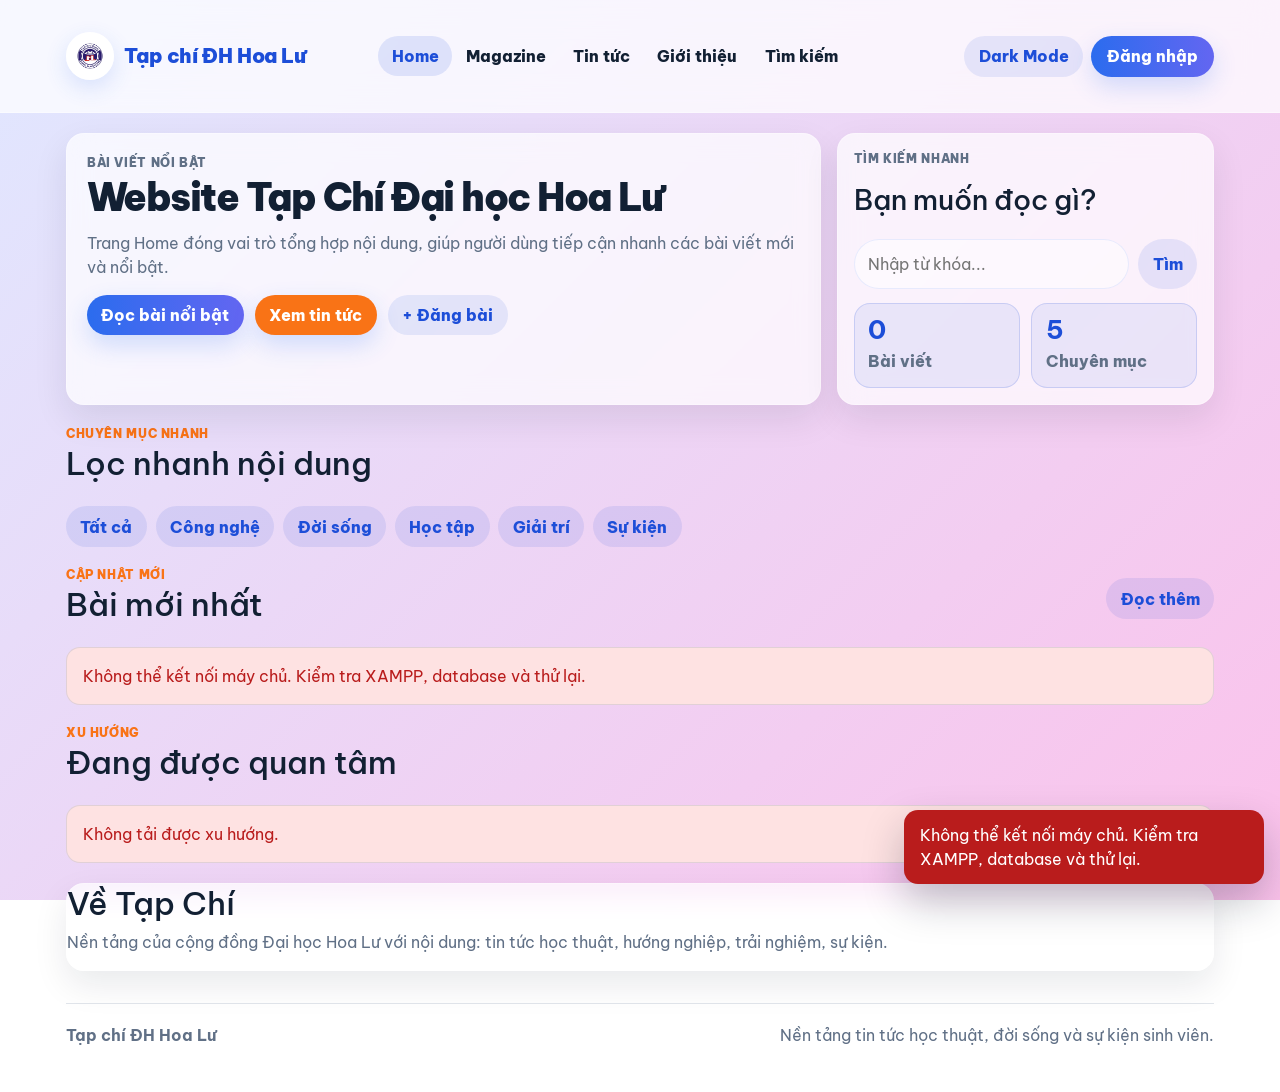
<file: index.html>
<!DOCTYPE html>
<html lang="vi">
<head>
    <meta charset="UTF-8" />
    <meta name="viewport" content="width=device-width, initial-scale=1.0" />
    <title>Tạp chí ĐH Hoa Lư</title>
    <meta http-equiv="refresh" content="0; url=pages/index.html" />
    <script>
        window.location.replace('pages/index.html' + window.location.search + window.location.hash);
    </script>
</head>
<body>
    <p>Đang chuyển đến <a href="pages/index.html">Tạp chí ĐH Hoa Lư</a>...</p>
</body>
</html>
</file>
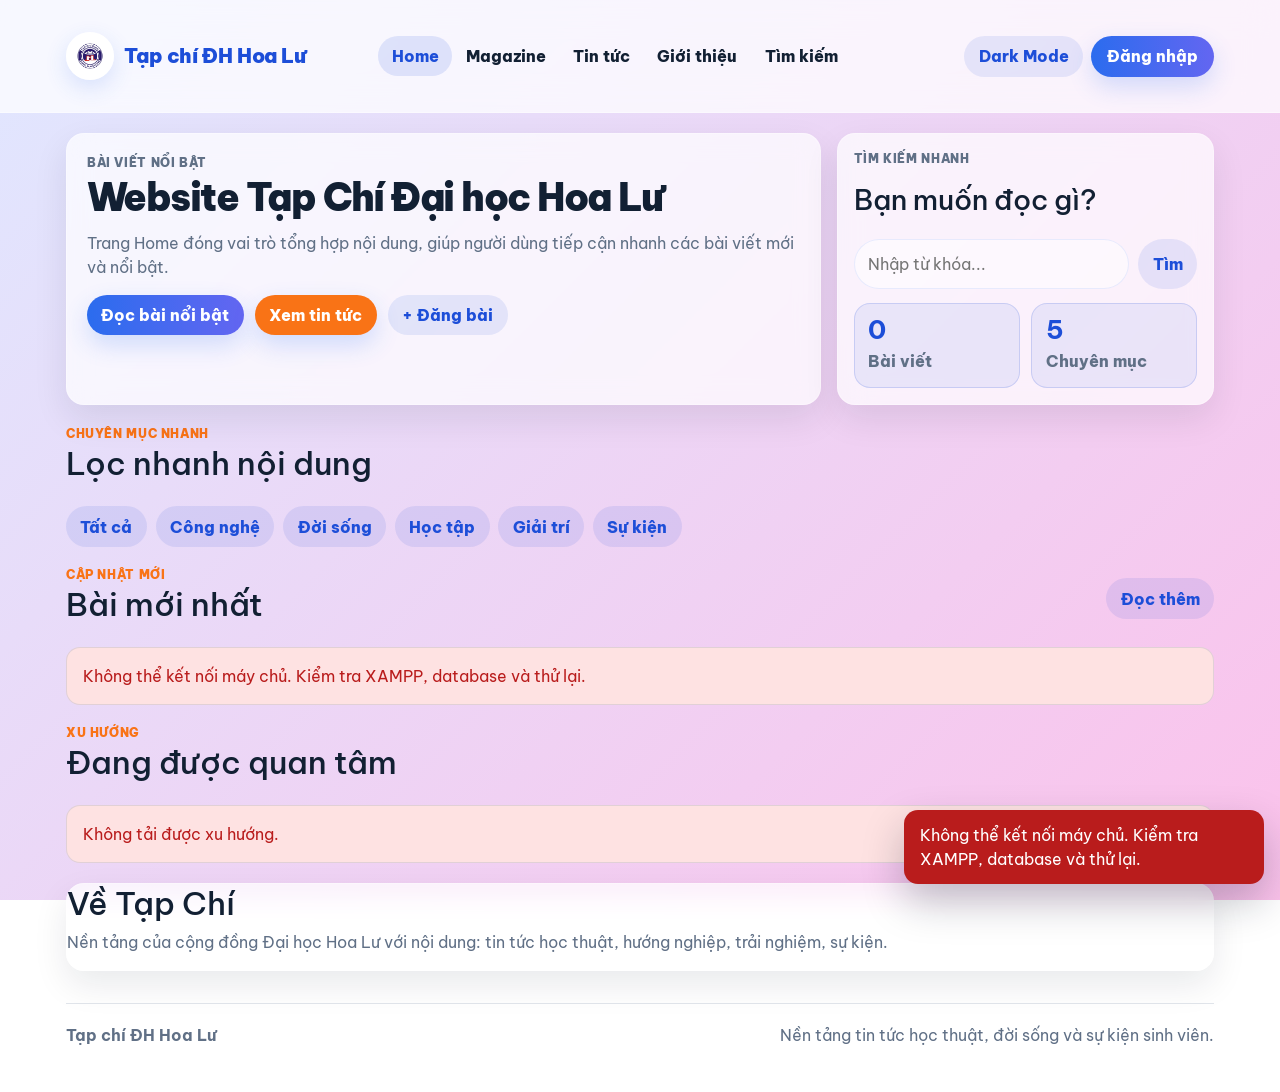
<file: pages/index.html>
<!DOCTYPE html>
<html lang="vi">
<head>
    <meta charset="UTF-8" />
    <meta name="viewport" content="width=device-width, initial-scale=1.0" />
    <title>Tạp chí ĐH Hoa Lư | Trang chủ</title>
    <link rel="preconnect" href="https://fonts.googleapis.com">
    <link rel="preconnect" href="https://fonts.gstatic.com" crossorigin>
    <link href="https://fonts.googleapis.com/css2?family=Be+Vietnam+Pro:wght@400;600;700;800;900&display=swap" rel="stylesheet">
    <link href="https://cdn.jsdelivr.net/npm/bootstrap@5.3.3/dist/css/bootstrap.min.css" rel="stylesheet">
    <link rel="stylesheet" href="../assets/css/main.css" />
</head>
<body>
    <div class="sticky-progress" id="reading-progress"></div>
    <header class="site-header" id="site-header"></header>
    <main>
        <section class="hero">
            <div class="hero-main">
                <p class="story-meta">Bài viết nổi bật</p>
                <h1 id="home-hero-title">Website Tạp Chí Đại học Hoa Lư</h1>
                <p id="home-hero-desc">Trang Home đóng vai trò tổng hợp nội dung, giúp người dùng tiếp cận nhanh các bài viết mới và nổi bật.</p>
                <div class="hero-actions">
                    <a class="btn primary" id="home-hero-link" href="magazine.html">Đọc bài nổi bật</a>
                    <a class="btn secondary" href="category.html?id=0">Xem tin tức</a>
                    <a class="chip home-post-btn" id="home-post-btn" href="post-editor.html">+ Đăng bài</a>
                </div>
            </div>
            <aside class="right-aside p-3 home-digest">
                <p class="story-meta">Tìm kiếm nhanh</p>
                <h3>Bạn muốn đọc gì?</h3>
                <div class="quick-search">
                    <input id="home-search-input" type="search" placeholder="Nhập từ khóa..." />
                    <button class="chip" id="home-search-btn" type="button">Tìm</button>
                </div>
                <div class="home-metrics">
                    <div><strong id="home-post-count">0</strong><span>Bài viết</span></div>
                    <div><strong id="home-category-count">5</strong><span>Chuyên mục</span></div>
                </div>
            </aside>
        </section>
        <section id="news" class="section">
            <div class="section-heading">
                <div>
                    <p class="story-meta">Chuyên mục nhanh</p>
                    <h2>Lọc nhanh nội dung</h2>
                </div>
            </div>
            <div id="home-category-filters" class="filters"></div>
        </section>
        <section class="section">
            <div class="section-heading">
                <div>
                    <p class="story-meta">Cập nhật mới</p>
                    <h2>Bài mới nhất</h2>
                </div>
                <a class="chip" href="magazine.html">Đọc thêm</a>
            </div>
            <div id="latest-posts" class="story-grid"></div>
        </section>
        <section class="section">
            <div class="section-heading">
                <div>
                    <p class="story-meta">Xu hướng</p>
                    <h2>Đang được quan tâm</h2>
                </div>
            </div>
            <div id="trending-posts" class="trending-grid"></div>
        </section>
        <section id="about" class="section">
            <div class="panel">
                <h2>Về Tạp Chí</h2>
                <p style="color:var(--muted);">Nền tảng của cộng đồng Đại học Hoa Lư với nội dung: tin tức học thuật, hướng nghiệp, trải nghiệm, sự kiện.</p>
            </div>
        </section>
    </main>
    <button id="back-top">↑</button>
    <script src="https://cdn.jsdelivr.net/npm/bootstrap@5.3.3/dist/js/bootstrap.bundle.min.js"></script>
    <script src="../config/constants.js"></script>
    <script src="../config/messages.js"></script>
    <script src="../utils/storage.js"></script>
    <script src="../utils/validators.js"></script>
    <script src="../utils/helpers.js"></script>
    <script src="../services/api.js"></script>
    <script src="../services/postService.js"></script>
    <script src="../services/userService.js"></script>
    <script src="../services/bookmarkService.js"></script>
    <script src="../services/authService.js"></script>
    <script src="../components/articleCard.js"></script>
    <script src="../components/header.js"></script>
    <script src="../components/footer.js"></script>
    <script src="../scripts/index.js"></script>
</body>
</html>
</file>
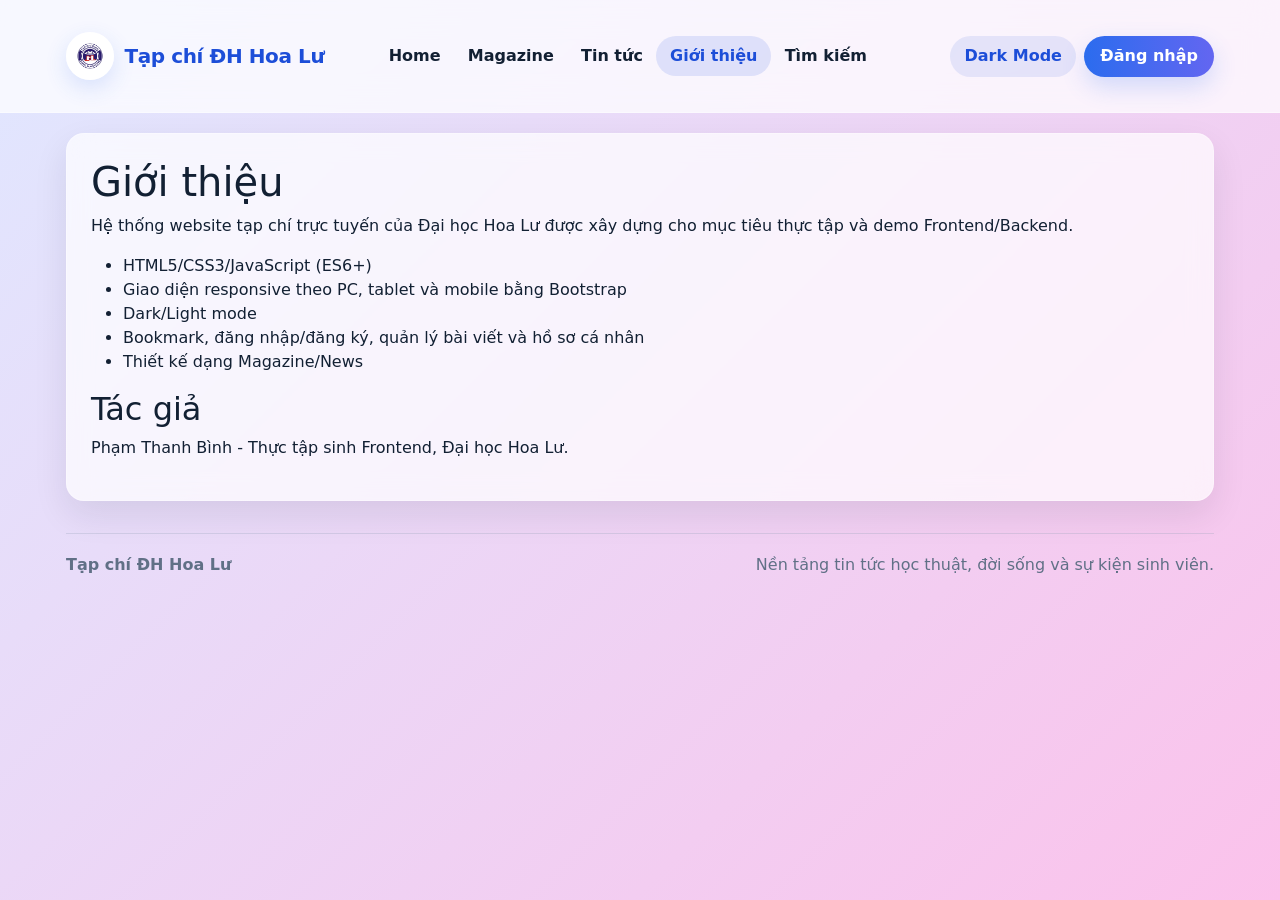
<file: pages/about.html>
<!DOCTYPE html>
<html lang="vi">
<head>
    <meta charset="UTF-8" />
    <meta name="viewport" content="width=device-width, initial-scale=1.0" />
    <title>Giới thiệu | Tạp chí ĐH Hoa Lư</title>
    <link href="https://cdn.jsdelivr.net/npm/bootstrap@5.3.3/dist/css/bootstrap.min.css" rel="stylesheet">
    <link rel="stylesheet" href="../assets/css/main.css" />
</head>
<body>
    <header class="site-header" id="site-header"></header>
    <main class="container">
        <section class="panel p-4">
            <h1>Giới thiệu</h1>
            <p>Hệ thống website tạp chí trực tuyến của Đại học Hoa Lư được xây dựng cho mục tiêu thực tập và demo Frontend/Backend.</p>
            <ul>
                <li>HTML5/CSS3/JavaScript (ES6+)</li>
                <li>Giao diện responsive theo PC, tablet và mobile bằng Bootstrap</li>
                <li>Dark/Light mode</li>
                <li>Bookmark, đăng nhập/đăng ký, quản lý bài viết và hồ sơ cá nhân</li>
                <li>Thiết kế dạng Magazine/News</li>
            </ul>
            <h2>Tác giả</h2>
            <p>Phạm Thanh Bình - Thực tập sinh Frontend, Đại học Hoa Lư.</p>
        </section>
    </main>
    <script src="https://cdn.jsdelivr.net/npm/bootstrap@5.3.3/dist/js/bootstrap.bundle.min.js"></script>
    <script src="../config/constants.js"></script>
    <script src="../config/messages.js"></script>
    <script src="../utils/storage.js"></script>
    <script src="../utils/validators.js"></script>
    <script src="../utils/helpers.js"></script>
    <script src="../services/api.js"></script>
    <script src="../services/postService.js"></script>
    <script src="../services/userService.js"></script>
    <script src="../services/bookmarkService.js"></script>
    <script src="../services/authService.js"></script>
    <script src="../components/articleCard.js"></script>
    <script src="../components/header.js"></script>
    <script src="../components/footer.js"></script>
    <script src="../scripts/about.js"></script>
</body>
</html>
</file>
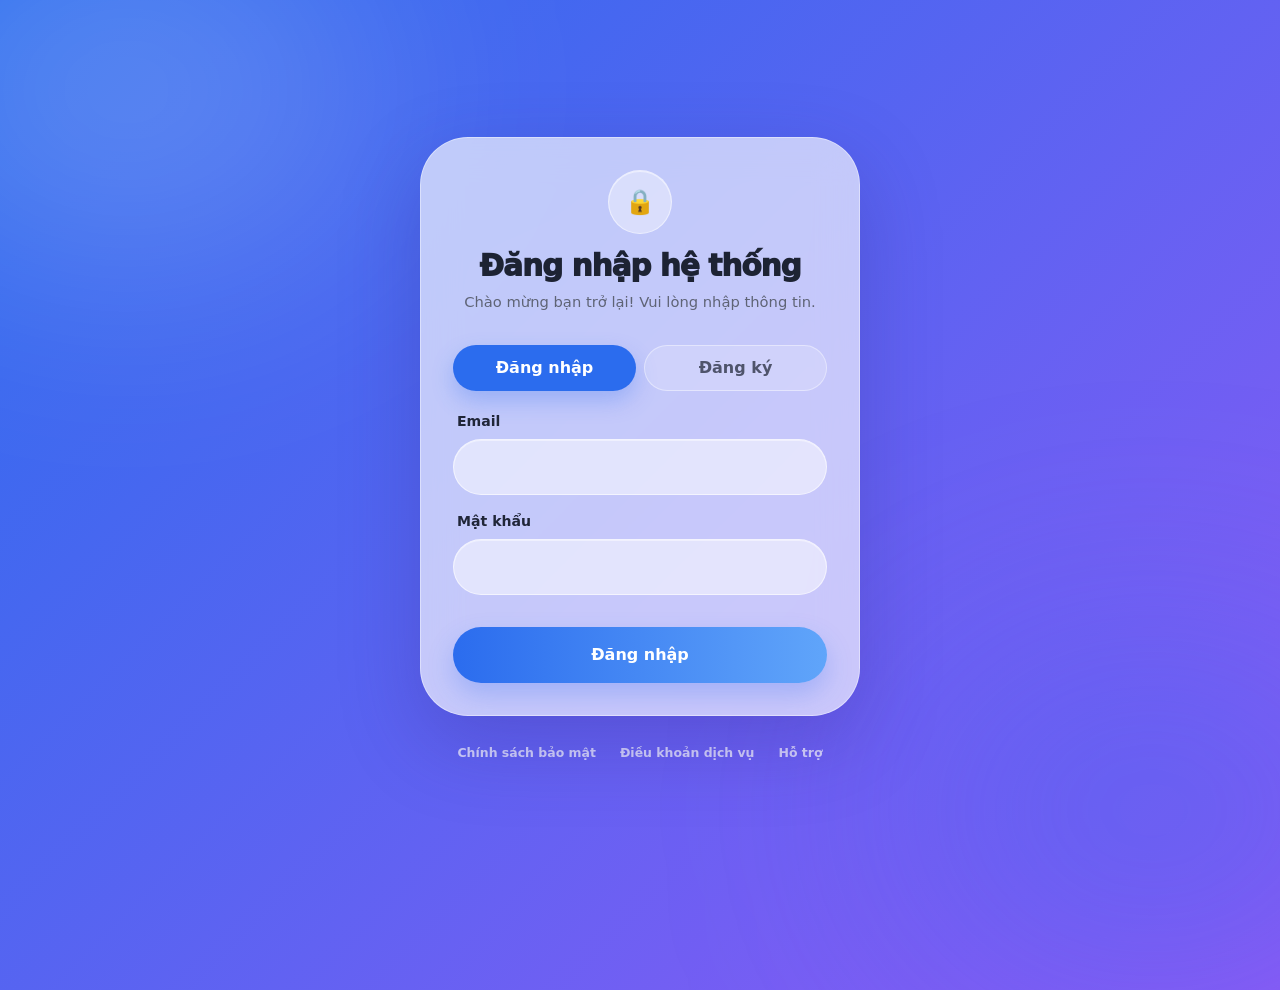
<file: pages/admin-ranks.html>
<!DOCTYPE html>
<html lang="vi">
<head>
    <meta charset="UTF-8" />
    <meta name="viewport" content="width=device-width, initial-scale=1.0" />
    <title>Quản lý cấp bậc | Tạp chí ĐH Hoa Lư</title>
    <link href="https://cdn.jsdelivr.net/npm/bootstrap@5.3.3/dist/css/bootstrap.min.css" rel="stylesheet">
    <link rel="stylesheet" href="../assets/css/main.css" />
</head>
<body>
    <header class="site-header" id="site-header"></header>
    <main class="container">
        <section class="panel p-4">
            <div class="section-heading">
                <div>
                    <p class="story-meta">Admin</p>
                    <h1>Quản lý cấp bậc tài khoản</h1>
                    <p class="profile-extra">Admin có thể thăng, hạ cấp hoặc trả tài khoản về chế độ tự động theo XP.</p>
                </div>
                <a class="btn secondary" href="profile.html">Về hồ sơ</a>
            </div>
            <div class="rank-admin-list" id="rank-admin-list"></div>
        </section>
    </main>
    <script src="https://cdn.jsdelivr.net/npm/bootstrap@5.3.3/dist/js/bootstrap.bundle.min.js"></script>
    <script src="../config/constants.js"></script>
    <script src="../config/messages.js"></script>
    <script src="../utils/storage.js"></script>
    <script src="../utils/validators.js"></script>
    <script src="../utils/helpers.js"></script>
    <script src="../services/api.js"></script>
    <script src="../services/userService.js"></script>
    <script src="../services/authService.js"></script>
    <script src="../components/header.js"></script>
    <script src="../components/footer.js"></script>
    <script src="../scripts/adminRanks.js"></script>
</body>
</html>
</file>
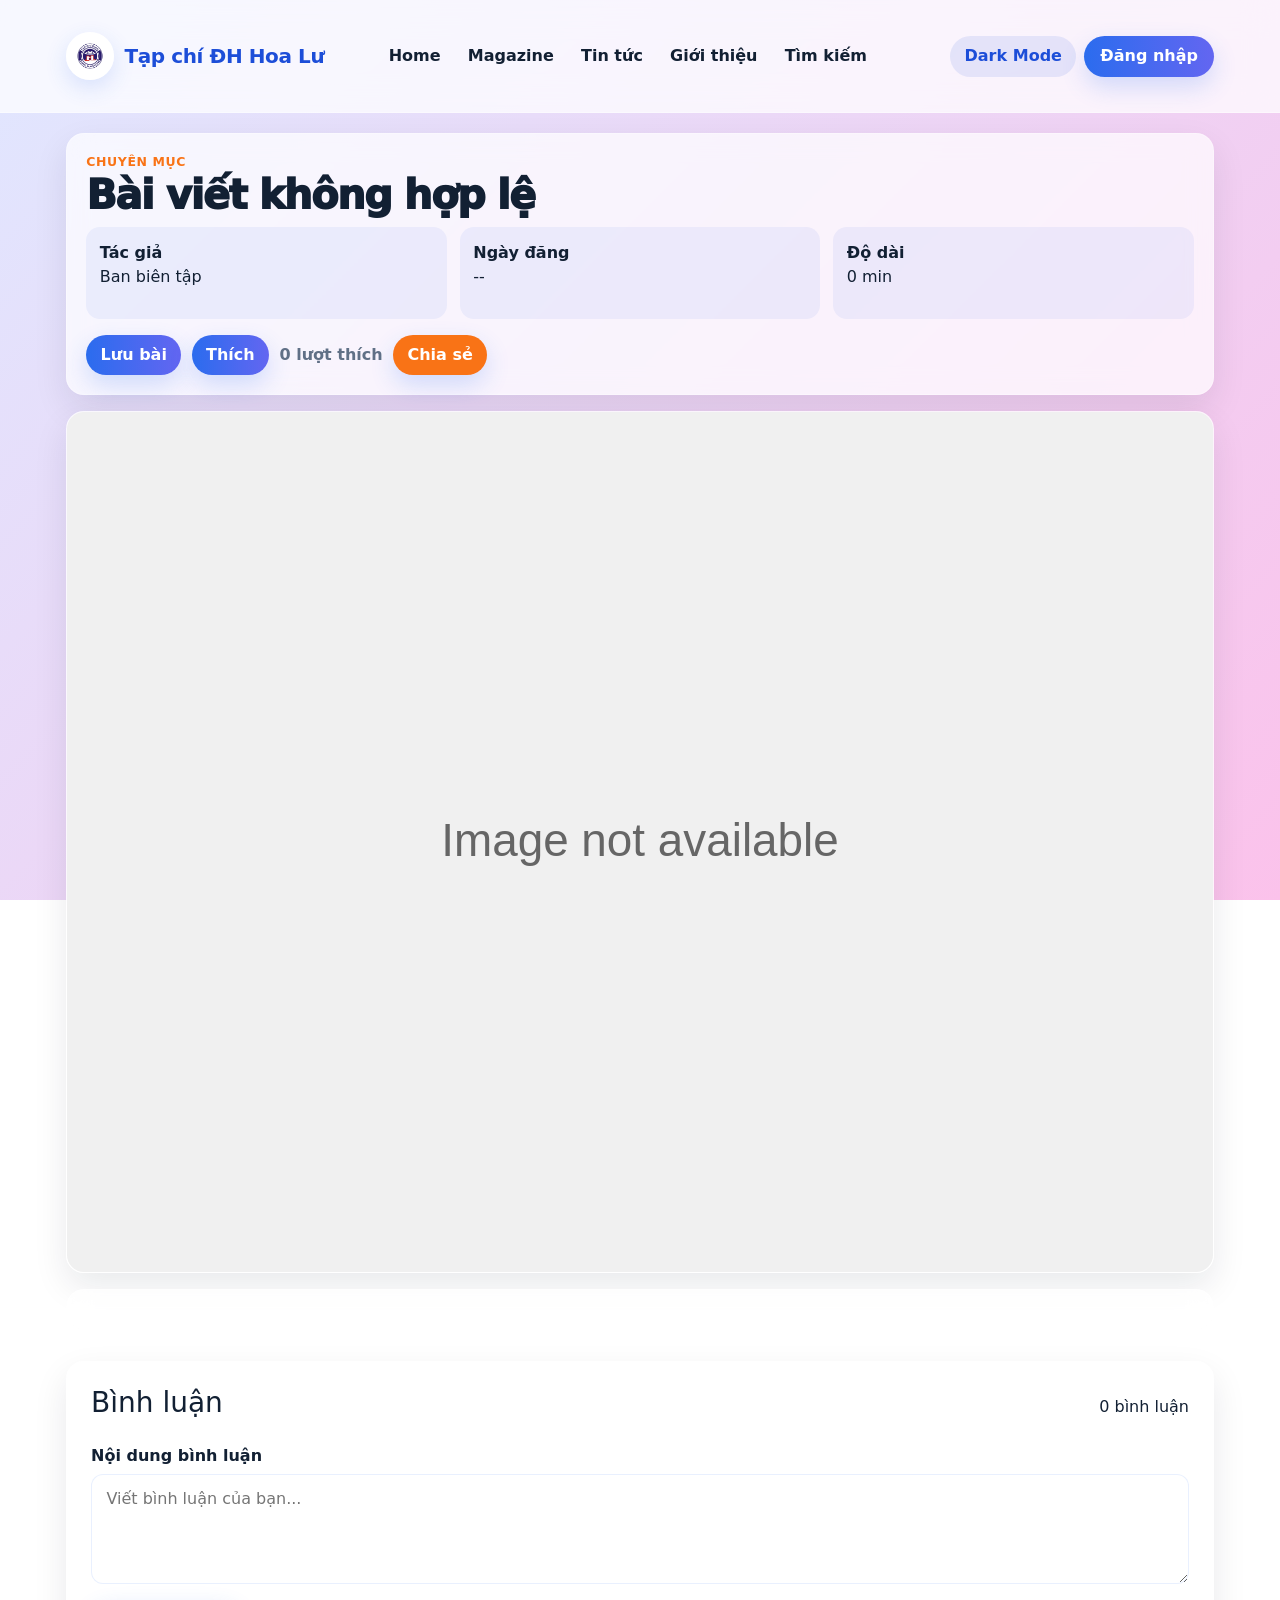
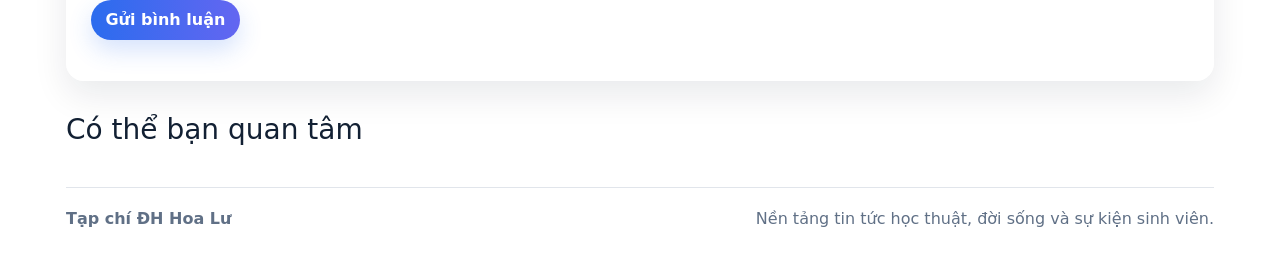
<file: pages/article.html>
<!DOCTYPE html>
<html lang="vi">
<head>
    <meta charset="UTF-8" />
    <meta name="viewport" content="width=device-width, initial-scale=1.0" />
    <title>Chi tiết bài viết | Tạp chí ĐH Hoa Lư</title>
    <link href="https://cdn.jsdelivr.net/npm/bootstrap@5.3.3/dist/css/bootstrap.min.css" rel="stylesheet">
    <link rel="stylesheet" href="../assets/css/main.css" />
</head>
<body>
    <div class="sticky-progress" id="reading-progress"></div>
    <header class="site-header" id="site-header"></header>
    <main class="container">
        <div class="article-header">
            <p class="story-meta" id="article-category">Chuyên mục</p>
            <h1 id="article-title">Đang tải...</h1>
            <div class="meta-grid">
                <div><strong>Tác giả</strong><p id="article-author">Ban biên tập</p></div>
                <div><strong>Ngày đăng</strong><p id="article-date">--</p></div>
                <div><strong>Độ dài</strong><p id="article-readtime">0 min</p></div>
            </div>
            <div class="article-actions">
                <button class="btn primary" id="bookmark-btn">Lưu bài</button>
                <button class="btn primary" id="like-btn">Thích</button>
                <span class="like-count"><strong id="like-count">0</strong> lượt thích</span>
                <button class="btn secondary" id="share-btn">Chia sẻ</button>
            </div>
        </div>
        <div class="article-cover"><img id="article-image" src="../assets/images/placeholder.svg" alt=""></div>
        <article class="article-content" id="article-content"></article>
        <div class="tag-list" id="tag-list"></div>
        <section class="comments panel p-4">
            <div class="section-heading">
                <h3>Bình luận</h3>
                <span id="comment-count">0 bình luận</span>
            </div>
            <form class="comment-form" id="comment-form">
                <label for="comment-content">Nội dung bình luận</label>
                <textarea id="comment-content" rows="3" placeholder="Viết bình luận của bạn..." required></textarea>
                <button class="btn mt-3" type="submit">Gửi bình luận</button>
            </form>
            <div class="comment-list" id="comment-list"></div>
        </section>
        <section class="related">
            <h3>Có thể bạn quan tâm</h3>
            <div id="related" class="related-grid"></div>
        </section>
    </main>
    <button class="backtop" id="back-top">↑</button>
    <script src="https://cdn.jsdelivr.net/npm/bootstrap@5.3.3/dist/js/bootstrap.bundle.min.js"></script>
    <script src="../config/constants.js"></script>
    <script src="../config/messages.js"></script>
    <script src="../utils/storage.js"></script>
    <script src="../utils/validators.js"></script>
    <script src="../utils/helpers.js"></script>
    <script src="../services/api.js"></script>
    <script src="../services/postService.js"></script>
    <script src="../services/userService.js"></script>
    <script src="../services/bookmarkService.js"></script>
    <script src="../services/commentService.js"></script>
    <script src="../services/authService.js"></script>
    <script src="../components/articleCard.js"></script>
    <script src="../components/header.js"></script>
    <script src="../components/footer.js"></script>
    <script src="../scripts/article.js"></script>
</body>
</html>
</file>
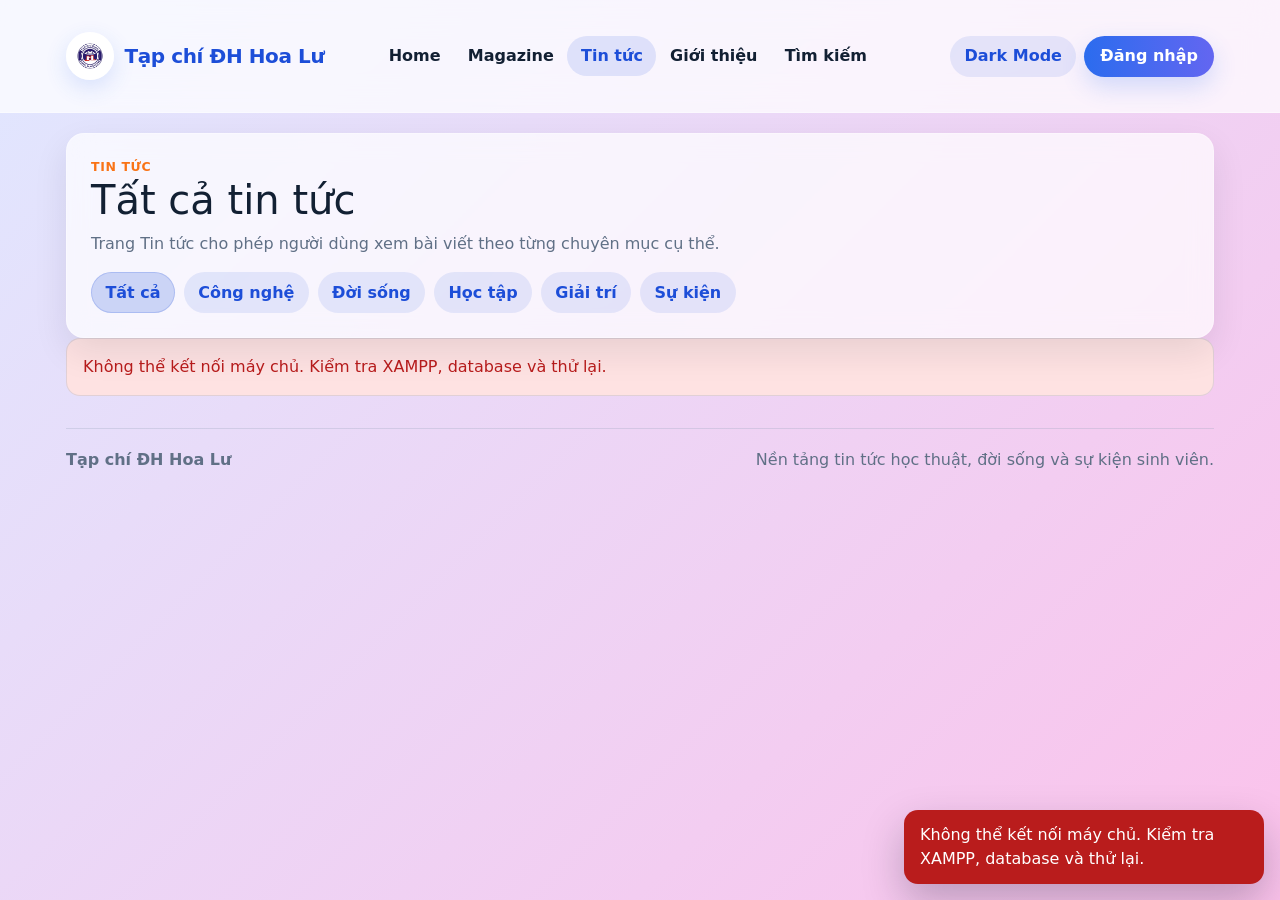
<file: pages/category.html>
<!DOCTYPE html>
<html lang="vi">
<head>
    <meta charset="UTF-8" />
    <meta name="viewport" content="width=device-width, initial-scale=1.0" />
    <title>Tin tức | Tạp chí ĐH Hoa Lư</title>
    <link href="https://cdn.jsdelivr.net/npm/bootstrap@5.3.3/dist/css/bootstrap.min.css" rel="stylesheet">
    <link rel="stylesheet" href="../assets/css/main.css" />
</head>
<body>
    <header class="site-header" id="site-header"></header>
    <main class="container">
        <section class="panel p-4">
            <div class="section-heading">
                <div>
                    <p class="story-meta">Tin tức</p>
                    <h1 id="category-title">Tất cả tin tức</h1>
                    <p style="color:var(--muted);margin:0;">Trang Tin tức cho phép người dùng xem bài viết theo từng chuyên mục cụ thể.</p>
                </div>
                <p id="category-count"></p>
            </div>
            <div class="category-toolbar">
                <div id="category-tabs" class="filters"></div>
            </div>
        </section>
        <div id="articles" class="story-grid"></div>
    </main>
    <script src="https://cdn.jsdelivr.net/npm/bootstrap@5.3.3/dist/js/bootstrap.bundle.min.js"></script>
    <script src="../config/constants.js"></script>
    <script src="../config/messages.js"></script>
    <script src="../utils/storage.js"></script>
    <script src="../utils/validators.js"></script>
    <script src="../utils/helpers.js"></script>
    <script src="../services/api.js"></script>
    <script src="../services/postService.js"></script>
    <script src="../services/userService.js"></script>
    <script src="../services/bookmarkService.js"></script>
    <script src="../services/authService.js"></script>
    <script src="../components/articleCard.js"></script>
    <script src="../components/header.js"></script>
    <script src="../components/footer.js"></script>
    <script src="../scripts/category.js"></script>
</body>
</html>
</file>
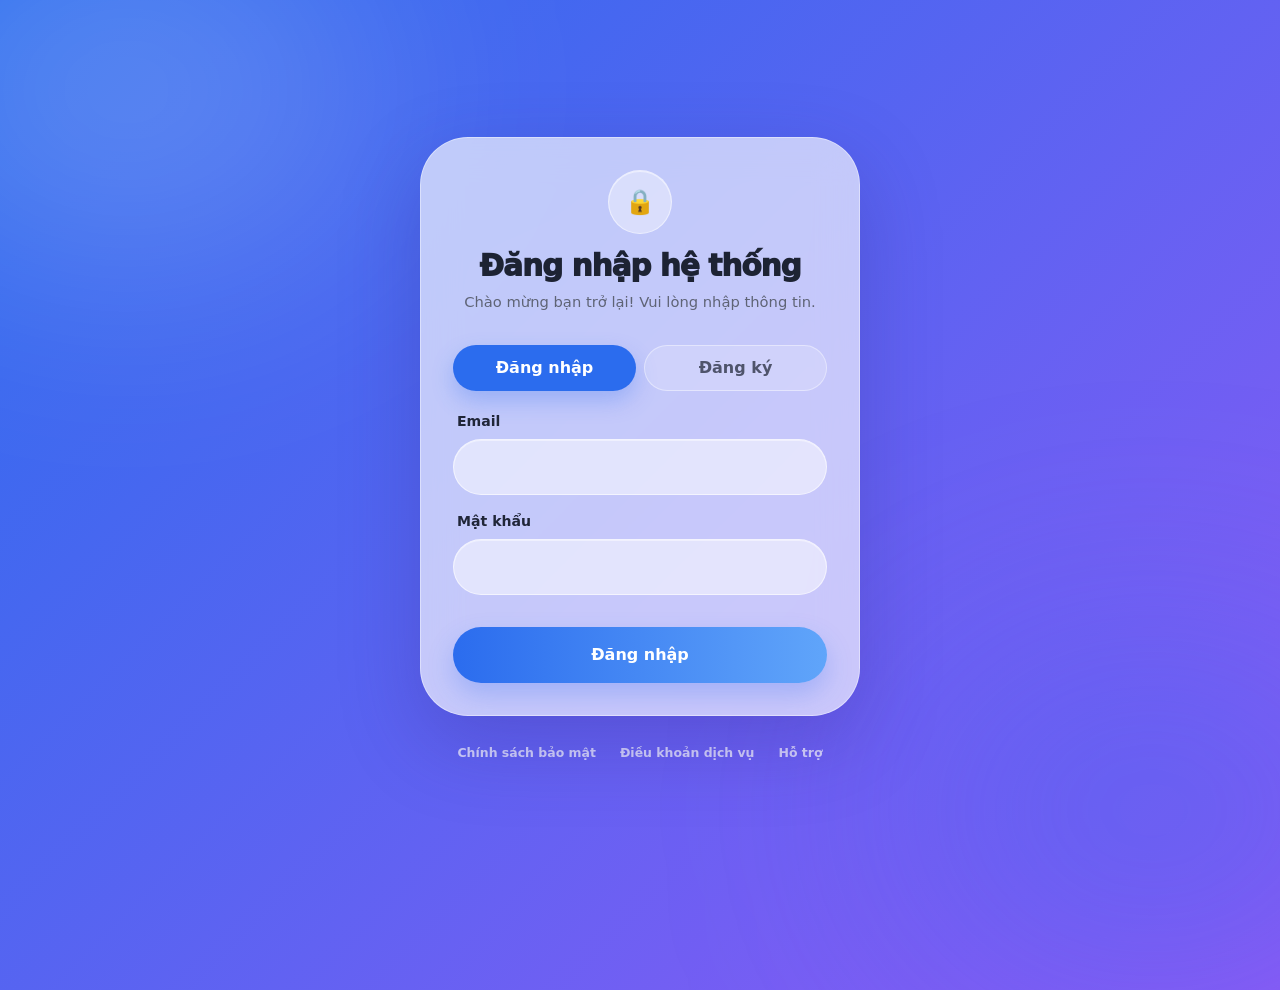
<file: pages/login.html>
<!DOCTYPE html>
<html lang="vi">
<head>
    <meta charset="UTF-8" />
    <meta name="viewport" content="width=device-width, initial-scale=1.0" />
    <title>Đăng nhập | Tạp chí ĐH Hoa Lư</title>
    <link href="https://cdn.jsdelivr.net/npm/bootstrap@5.3.3/dist/css/bootstrap.min.css" rel="stylesheet">
    <link rel="stylesheet" href="../assets/css/main.css" />
</head>
<body class="auth-page">
    <div class="bubble-container" aria-hidden="true"></div>
    <div class="auth-shell">
    <div class="auth-card glass-card">
        <div class="auth-heading">
            <div class="login-lock" aria-hidden="true">🔒</div>
            <div class="text-center">
                <h1>Đăng nhập hệ thống</h1>
                <p>Chào mừng bạn trở lại! Vui lòng nhập thông tin.</p>
            </div>
        </div>
        <div class="tabs">
            <div class="tab active" id="tab-login">Đăng nhập</div>
            <div class="tab" id="tab-register">Đăng ký</div>
        </div>
        <form id="login-form" style="display:block;">
            <label for="email-login">Email</label>
            <input id="email-login" type="email" required />
            <label for="password-login">Mật khẩu</label>
            <input id="password-login" type="password" required />
            <button class="btn w-100 mt-3" type="submit">Đăng nhập</button>
        </form>
        <form id="register-form" style="display:none;">
            <label for="name-register">Họ và tên</label>
            <input id="name-register" type="text" maxlength="12" pattern="[\p{L}\p{N}\s]{1,12}" title="Tối đa 12 ký tự, không dùng ký tự đặc biệt" required />
            <label for="email-register">Email</label>
            <input id="email-register" type="email" required />
            <label for="gender-register">Giới tính</label>
            <select id="gender-register" required>
                <option value="">Chọn giới tính</option>
                <option value="Nam">Nam</option>
                <option value="Nữ">Nữ</option>
                <option value="Khác">Khác</option>
            </select>
            <label for="birthdate-register">Ngày sinh</label>
            <input id="birthdate-register" type="date" required />
            <label for="password-register">Mật khẩu</label>
            <input id="password-register" type="password" required />
            <label for="confirm-password-register">Xác nhận mật khẩu</label>
            <input id="confirm-password-register" type="password" required />
            <button class="btn w-100 mt-3" type="submit">Đăng ký</button>
        </form>
    </div>
    <div class="auth-links">
        <a href="about.html">Chính sách bảo mật</a>
        <a href="about.html">Điều khoản dịch vụ</a>
        <a href="about.html">Hỗ trợ</a>
    </div>
    </div>
    <script src="https://cdn.jsdelivr.net/npm/bootstrap@5.3.3/dist/js/bootstrap.bundle.min.js"></script>
    <script src="../config/constants.js"></script>
    <script src="../config/messages.js"></script>
    <script src="../utils/storage.js"></script>
    <script src="../utils/validators.js"></script>
    <script src="../utils/helpers.js"></script>
    <script src="../services/api.js"></script>
    <script src="../services/postService.js"></script>
    <script src="../services/userService.js"></script>
    <script src="../services/bookmarkService.js"></script>
    <script src="../services/authService.js"></script>
    <script src="../components/articleCard.js"></script>
    <script src="../scripts/login.js"></script>
</body>
</html>
</file>
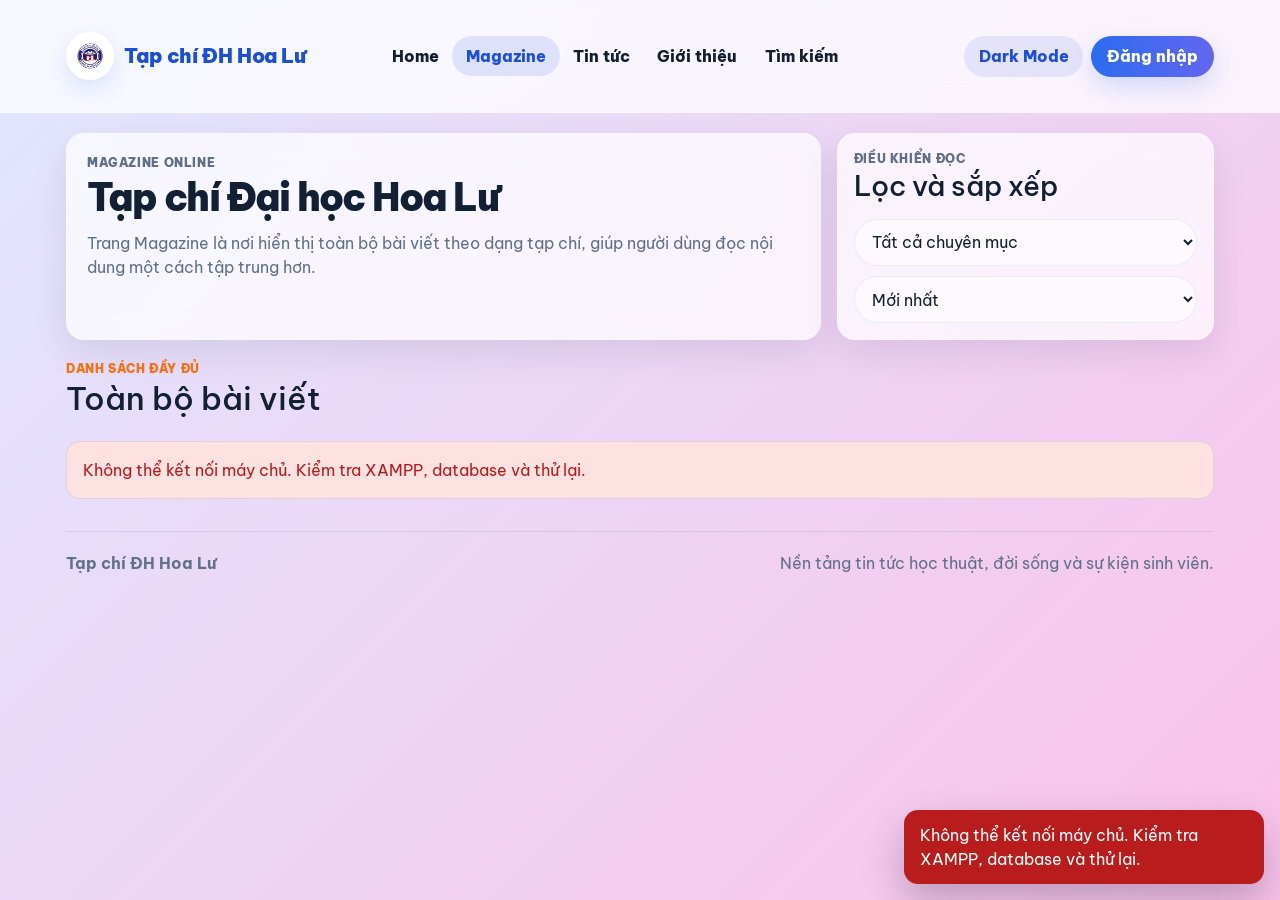
<file: pages/magazine.html>
<!DOCTYPE html>
<html lang="vi">
<head>
    <meta charset="UTF-8" />
    <meta name="viewport" content="width=device-width, initial-scale=1.0" />
    <title>Magazine | Tạp chí ĐH Hoa Lư</title>
    <link rel="preconnect" href="https://fonts.googleapis.com">
    <link rel="preconnect" href="https://fonts.gstatic.com" crossorigin>
    <link href="https://fonts.googleapis.com/css2?family=Be+Vietnam+Pro:wght@400;600;700;800;900&display=swap" rel="stylesheet">
    <link href="https://cdn.jsdelivr.net/npm/bootstrap@5.3.3/dist/css/bootstrap.min.css" rel="stylesheet">
    <link rel="stylesheet" href="../assets/css/main.css" />
</head>
<body>
    <div class="sticky-progress" id="reading-progress"></div>
    <header class="site-header" id="site-header"></header>
    <main>
        <section class="hero">
            <div class="hero-left">
                <p class="story-meta">Magazine Online</p>
                <h1>Tạp chí Đại học Hoa Lư</h1>
                <p>Trang Magazine là nơi hiển thị toàn bộ bài viết theo dạng tạp chí, giúp người dùng đọc nội dung một cách tập trung hơn.</p>
            </div>
            <aside class="right-aside p-3">
                <p class="story-meta">Điều khiển đọc</p>
                <h3>Lọc và sắp xếp</h3>
                <div class="magazine-controls">
                    <select id="magazine-category">
                        <option value="Tất cả">Tất cả chuyên mục</option>
                    </select>
                    <select id="magazine-sort">
                        <option value="newest">Mới nhất</option>
                        <option value="popular">Phổ biến</option>
                    </select>
                </div>
            </aside>
        </section>
        <section class="section">
            <div class="section-heading">
                <div>
                    <p class="story-meta">Danh sách đầy đủ</p>
                    <h2>Toàn bộ bài viết</h2>
                </div>
                <p id="magazine-count"></p>
            </div>
            <div id="magazine-list" class="magazine-list"></div>
            <div class="load-more-wrap">
                <button class="chip" id="magazine-load-more" type="button">Xem thêm</button>
            </div>
        </section>
    </main>
    <button id="back-top">↑</button>
    <script src="https://cdn.jsdelivr.net/npm/bootstrap@5.3.3/dist/js/bootstrap.bundle.min.js"></script>
    <script src="../config/constants.js"></script>
    <script src="../config/messages.js"></script>
    <script src="../utils/storage.js"></script>
    <script src="../utils/validators.js"></script>
    <script src="../utils/helpers.js"></script>
    <script src="../services/api.js"></script>
    <script src="../services/postService.js"></script>
    <script src="../services/userService.js"></script>
    <script src="../services/bookmarkService.js"></script>
    <script src="../services/authService.js"></script>
    <script src="../components/articleCard.js"></script>
    <script src="../components/header.js"></script>
    <script src="../components/footer.js"></script>
    <script src="../scripts/magazine.js"></script>
</body>
</html>
</file>
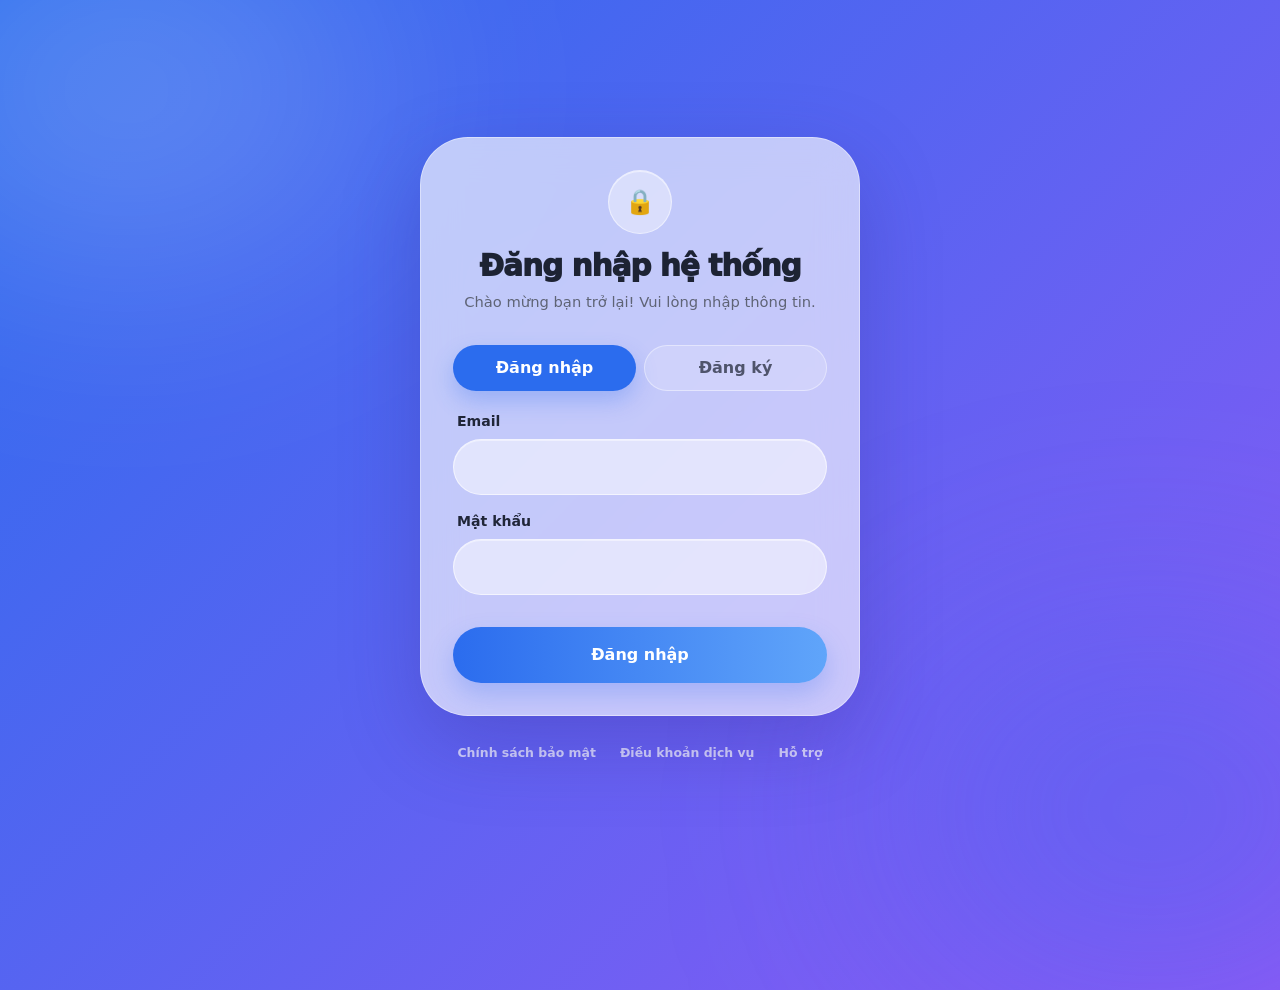
<file: pages/post-editor.html>
<!DOCTYPE html>
<html lang="vi">
<head>
    <meta charset="UTF-8" />
    <meta name="viewport" content="width=device-width, initial-scale=1.0" />
    <title>Đăng bài | Tạp chí ĐH Hoa Lư</title>
    <link href="https://cdn.jsdelivr.net/npm/bootstrap@5.3.3/dist/css/bootstrap.min.css" rel="stylesheet">
    <link rel="stylesheet" href="../assets/css/main.css" />
</head>
<body>
    <header class="site-header" id="site-header"></header>
    <main class="container">
        <section class="panel p-4">
            <p class="story-meta">Tác giả</p>
            <div class="section-heading">
                <h1 id="post-form-title">Đăng bài mới</h1>
                <a class="chip" href="profile-posts.html">Bài đăng của bạn</a>
            </div>
            <form id="post-form">
                <label for="post-title">Tiêu đề</label>
                <input id="post-title" required placeholder="Nhập tiêu đề bài viết..." />
                <label for="post-category">Tag / Chuyên mục</label>
                <select id="post-category" required>
                    <option value="">Chọn tag...</option>
                    <option value="Công nghệ">Công nghệ</option>
                    <option value="Đời sống">Đời sống</option>
                    <option value="Học tập">Học tập</option>
                    <option value="Giải trí">Giải trí</option>
                    <option value="Sự kiện">Sự kiện</option>
                </select>
                <label for="post-image-file">Thêm ảnh</label>
                <input id="post-image-file" type="file" accept="image/*" />
                <label for="post-image-url">Hoặc dán link ảnh</label>
                <input id="post-image-url" type="text" placeholder="https://example.com/image.jpg" />
                <img id="image-preview" class="image-preview" style="display:none;" alt="Preview ảnh bài viết" />
                <label for="post-content">Nội dung</label>
                <textarea id="post-content" rows="8" required placeholder="Nhập nội dung bài viết..."></textarea>
                <button class="btn mt-3" type="submit">Đăng bài</button>
            </form>
        </section>
    </main>
    <script src="https://cdn.jsdelivr.net/npm/bootstrap@5.3.3/dist/js/bootstrap.bundle.min.js"></script>
    <script src="../config/constants.js"></script>
    <script src="../config/messages.js"></script>
    <script src="../utils/storage.js"></script>
    <script src="../utils/validators.js"></script>
    <script src="../utils/helpers.js"></script>
    <script src="../services/api.js"></script>
    <script src="../services/postService.js"></script>
    <script src="../services/userService.js"></script>
    <script src="../services/bookmarkService.js"></script>
    <script src="../services/authService.js"></script>
    <script src="../components/articleCard.js"></script>
    <script src="../components/header.js"></script>
    <script src="../components/footer.js"></script>
    <script src="../scripts/postEditor.js"></script>
</body>
</html>
</file>
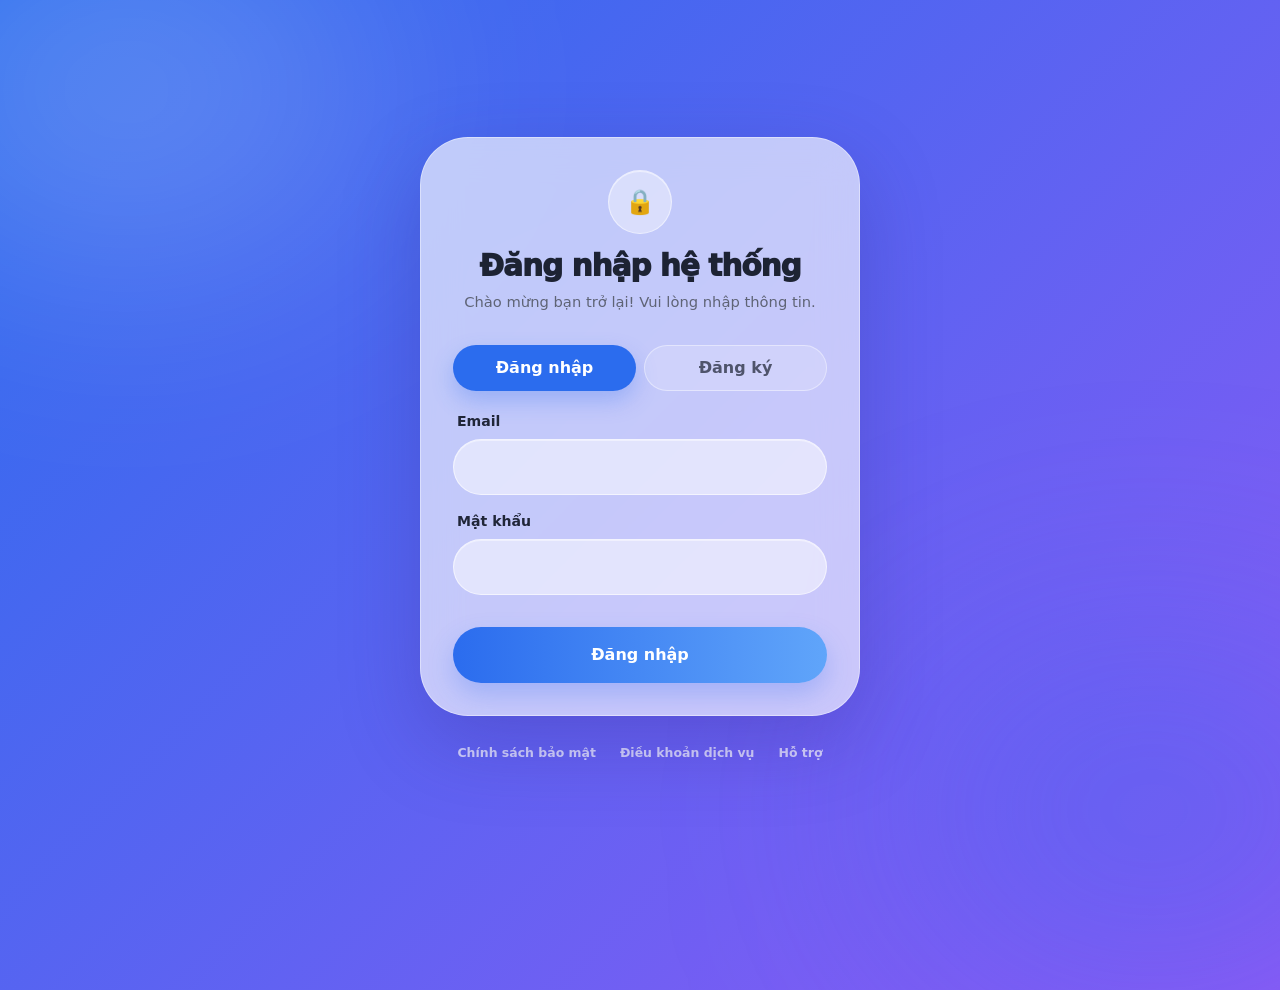
<file: pages/profile-bookmarks.html>
<!DOCTYPE html>
<html lang="vi">
<head>
    <meta charset="UTF-8" />
    <meta name="viewport" content="width=device-width, initial-scale=1.0" />
    <title>Bookmark | Tạp chí ĐH Hoa Lư</title>
    <link href="https://cdn.jsdelivr.net/npm/bootstrap@5.3.3/dist/css/bootstrap.min.css" rel="stylesheet">
    <link rel="stylesheet" href="../assets/css/main.css" />
</head>
<body>
    <header class="site-header" id="site-header"></header>
    <main class="container">
        <section class="panel p-4">
            <p class="story-meta">Trang cá nhân</p>
            <div class="section-heading">
                <h1>Bài viết đã lưu</h1>
                <a class="chip" href="profile.html">Về hồ sơ</a>
            </div>
            <div id="bookmark-list" class="story-grid"></div>
        </section>
    </main>
    <script src="https://cdn.jsdelivr.net/npm/bootstrap@5.3.3/dist/js/bootstrap.bundle.min.js"></script>
    <script src="../config/constants.js"></script>
    <script src="../config/messages.js"></script>
    <script src="../utils/storage.js"></script>
    <script src="../utils/validators.js"></script>
    <script src="../utils/helpers.js"></script>
    <script src="../services/api.js"></script>
    <script src="../services/postService.js"></script>
    <script src="../services/userService.js"></script>
    <script src="../services/bookmarkService.js"></script>
    <script src="../services/authService.js"></script>
    <script src="../components/articleCard.js"></script>
    <script src="../components/header.js"></script>
    <script src="../components/footer.js"></script>
    <script src="../scripts/profileBookmarks.js"></script>
</body>
</html>
</file>
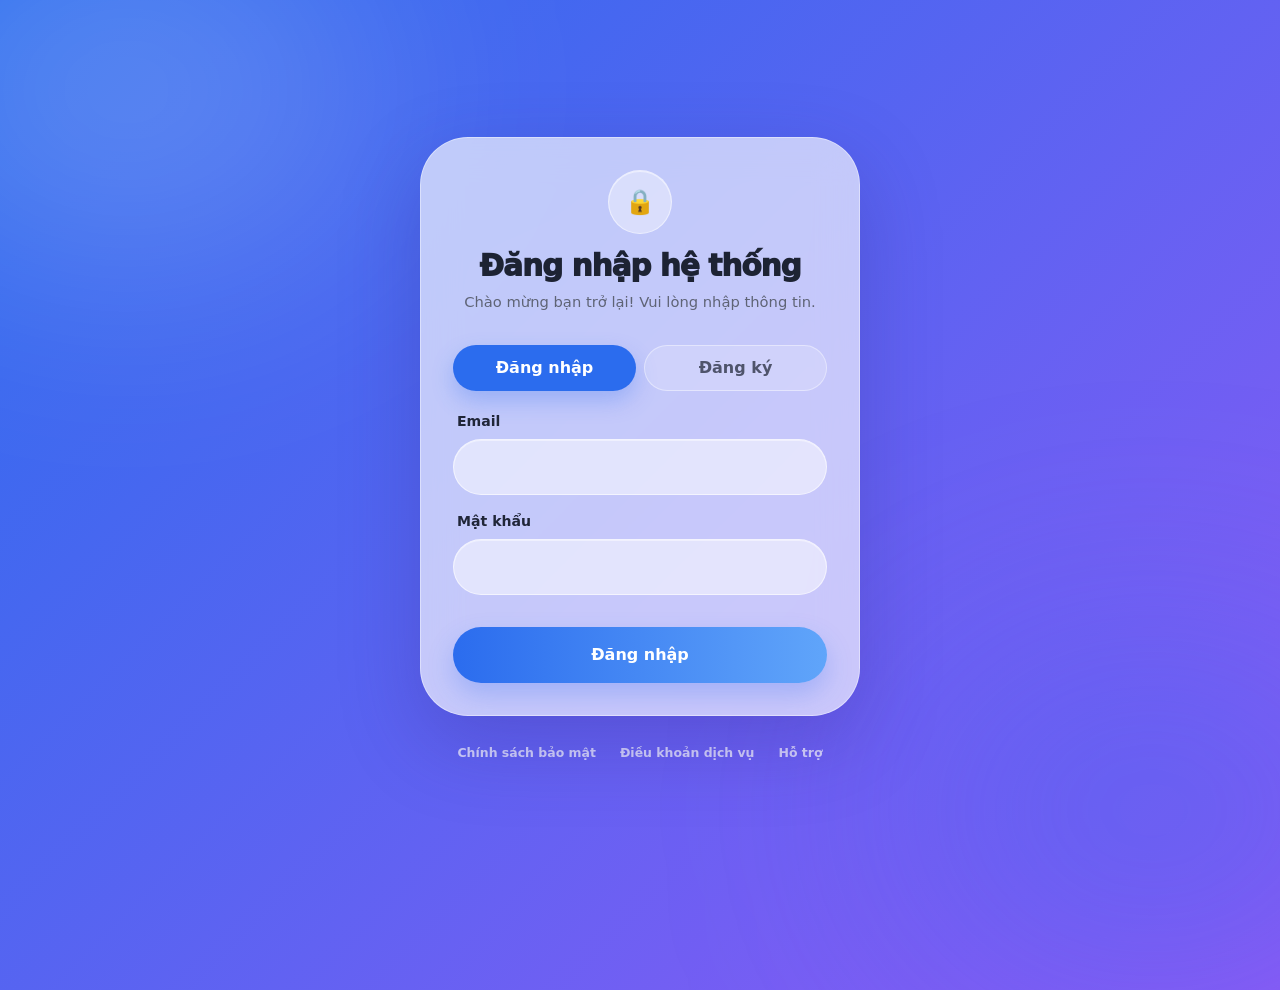
<file: pages/profile-posts.html>
<!DOCTYPE html>
<html lang="vi">
<head>
    <meta charset="UTF-8" />
    <meta name="viewport" content="width=device-width, initial-scale=1.0" />
    <title>Bài đăng | Tạp chí ĐH Hoa Lư</title>
    <link href="https://cdn.jsdelivr.net/npm/bootstrap@5.3.3/dist/css/bootstrap.min.css" rel="stylesheet">
    <link rel="stylesheet" href="../assets/css/main.css" />
</head>
<body>
    <header class="site-header" id="site-header"></header>
    <main class="container">
        <section class="panel p-4">
            <p class="story-meta">Trang cá nhân</p>
            <div class="section-heading">
                <h1>Bài viết của bạn</h1>
                <div class="d-flex gap-2 flex-wrap">
                    <a class="chip" href="profile.html">Về hồ sơ</a>
                    <a class="btn" href="post-editor.html">Đăng bài</a>
                </div>
            </div>
            <div id="my-posts" class="story-grid"></div>
        </section>
    </main>
    <script src="https://cdn.jsdelivr.net/npm/bootstrap@5.3.3/dist/js/bootstrap.bundle.min.js"></script>
    <script src="../config/constants.js"></script>
    <script src="../config/messages.js"></script>
    <script src="../utils/storage.js"></script>
    <script src="../utils/validators.js"></script>
    <script src="../utils/helpers.js"></script>
    <script src="../services/api.js"></script>
    <script src="../services/postService.js"></script>
    <script src="../services/userService.js"></script>
    <script src="../services/bookmarkService.js"></script>
    <script src="../services/authService.js"></script>
    <script src="../components/articleCard.js"></script>
    <script src="../components/header.js"></script>
    <script src="../components/footer.js"></script>
    <script src="../scripts/profilePosts.js"></script>
</body>
</html>
</file>
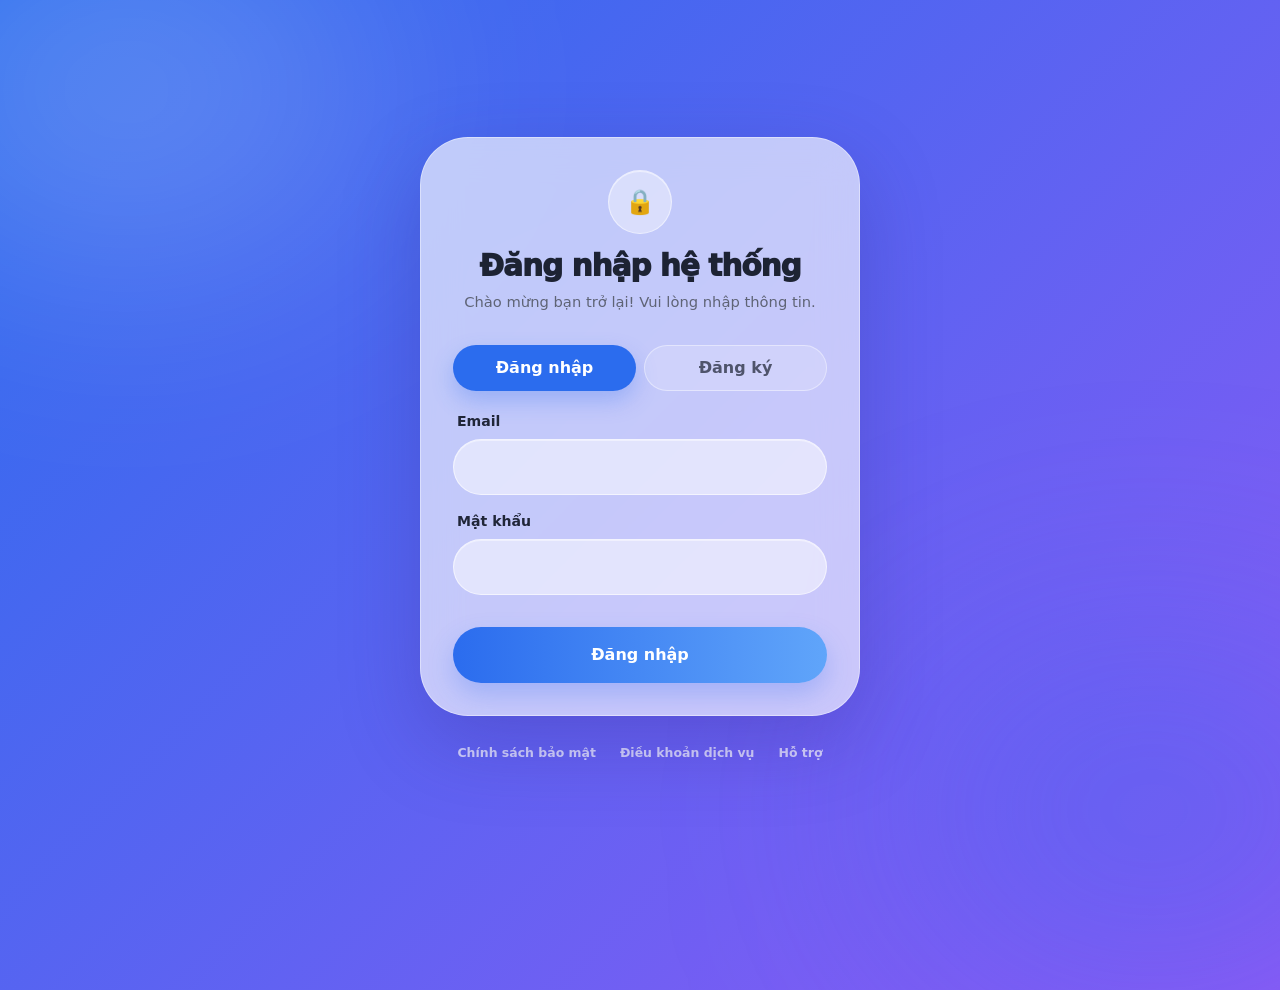
<file: pages/profile-reads.html>
<!DOCTYPE html>
<html lang="vi">
<head>
    <meta charset="UTF-8" />
    <meta name="viewport" content="width=device-width, initial-scale=1.0" />
    <title>Đã đọc | Tạp chí ĐH Hoa Lư</title>
    <link href="https://cdn.jsdelivr.net/npm/bootstrap@5.3.3/dist/css/bootstrap.min.css" rel="stylesheet">
    <link rel="stylesheet" href="../assets/css/main.css" />
</head>
<body>
    <header class="site-header" id="site-header"></header>
    <main class="container">
        <section class="panel p-4">
            <p class="story-meta">Trang cá nhân</p>
            <div class="section-heading">
                <h1>Bài viết đã đọc</h1>
                <a class="chip" href="profile.html">Về hồ sơ</a>
            </div>
            <div id="read-list" class="story-grid"></div>
        </section>
    </main>
    <script src="https://cdn.jsdelivr.net/npm/bootstrap@5.3.3/dist/js/bootstrap.bundle.min.js"></script>
    <script src="../config/constants.js"></script>
    <script src="../config/messages.js"></script>
    <script src="../utils/storage.js"></script>
    <script src="../utils/validators.js"></script>
    <script src="../utils/helpers.js"></script>
    <script src="../services/api.js"></script>
    <script src="../services/postService.js"></script>
    <script src="../services/userService.js"></script>
    <script src="../services/bookmarkService.js"></script>
    <script src="../services/authService.js"></script>
    <script src="../components/articleCard.js"></script>
    <script src="../components/header.js"></script>
    <script src="../components/footer.js"></script>
    <script src="../scripts/profileReads.js"></script>
</body>
</html>
</file>
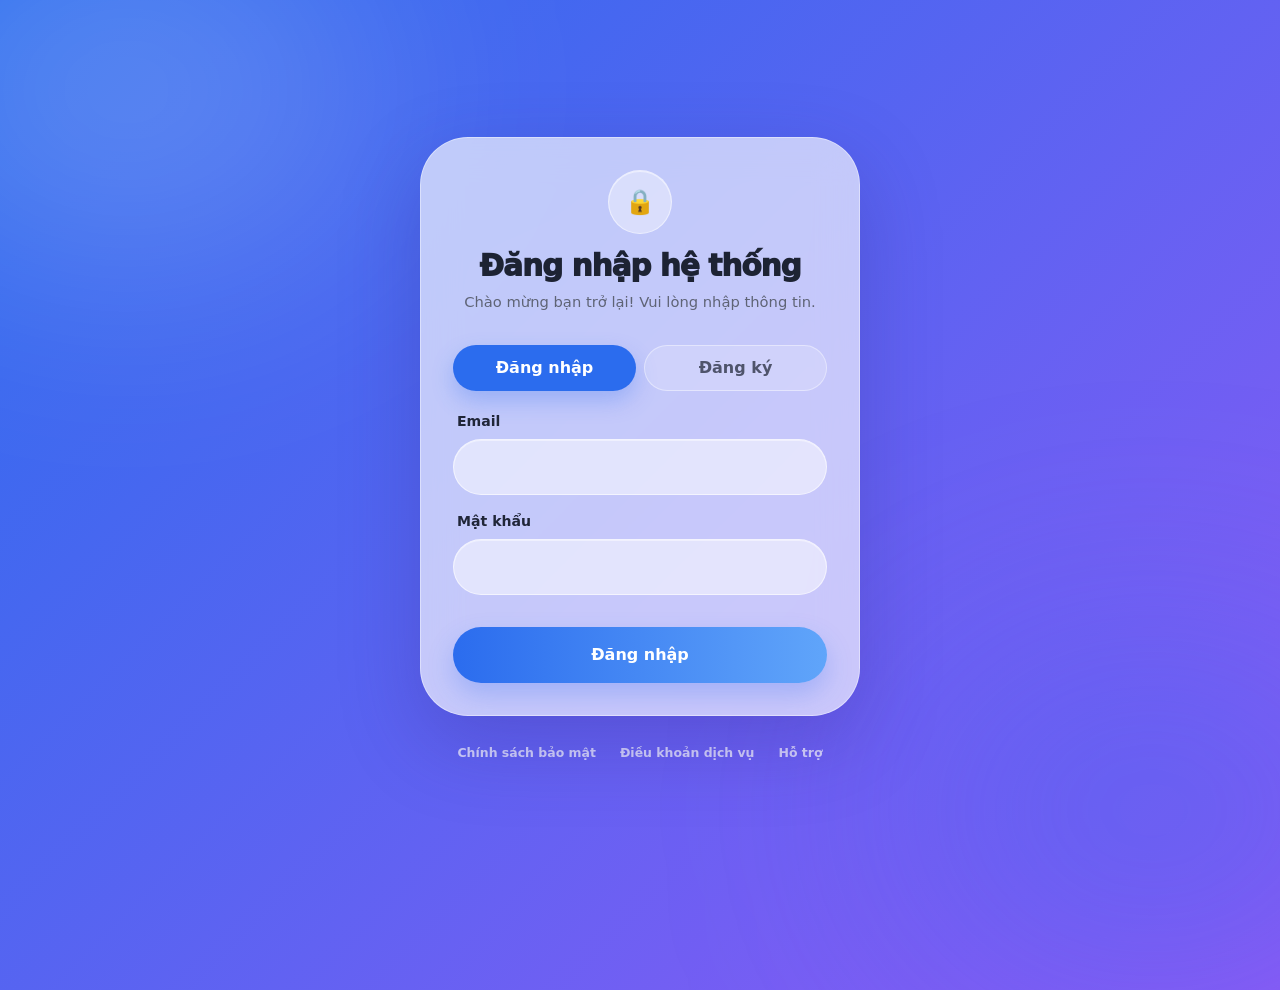
<file: pages/profile.html>
<!DOCTYPE html>
<html lang="vi">
<head>
    <meta charset="UTF-8" />
    <meta name="viewport" content="width=device-width, initial-scale=1.0" />
    <title>Trang cá nhân | Tạp chí ĐH Hoa Lư</title>
    <link href="https://cdn.jsdelivr.net/npm/bootstrap@5.3.3/dist/css/bootstrap.min.css" rel="stylesheet">
    <link rel="stylesheet" href="../assets/css/main.css" />
</head>
<body>
    <header class="site-header" id="site-header"></header>
    <main class="container">
        <section class="panel p-4">
            <div class="user-info">
                <div class="profile-avatar-wrap" id="profile-avatar-wrap">
                    <img id="avatar" src="https://i.pravatar.cc/120" alt="Avatar" />
                    <span class="admin-badge" id="profile-admin-badge" hidden>admin</span>
                    <span class="rank-badge" id="profile-rank-badge"></span>
                </div>
                <div>
                    <p class="story-meta">Hồ sơ cá nhân</p>
                    <h2 id="fullname">Người dùng</h2>
                    <p id="email" style="color:var(--muted);"></p>
                    <p id="profile-extra" class="profile-extra"></p>
                    <button class="btn edit-profile-btn" id="edit-profile-btn">Chỉnh sửa hồ sơ</button>
                </div>
            </div>
            <div class="divider"></div>
            <div class="profile-actions">
                <a class="profile-action" href="profile-bookmarks.html">Bookmark <strong id="bookmark-count">0</strong></a>
                <a class="profile-action" href="profile-posts.html">Bài đăng <strong id="post-count">0</strong></a>
                <a class="profile-action" href="profile-reads.html">Đã đọc <strong id="read-count">0</strong></a>
                <a class="profile-action primary" href="post-editor.html">Đăng bài</a>
                <a class="profile-action admin-only" id="admin-rank-link" href="admin-ranks.html" hidden>Quản lý cấp bậc</a>
            </div>
        </section>
        <section class="panel p-4" id="rank-panel">
            <div class="section-heading">
                <div>
                    <p class="story-meta">Gamification</p>
                    <h3>Cấp bậc & nhiệm vụ</h3>
                </div>
                <span class="rank-badge" id="rank-summary">🌱 Bần Nông</span>
            </div>
            <div class="rank-progress">
                <div class="rank-progress-bar" id="rank-progress-bar"></div>
            </div>
            <p class="profile-extra" id="rank-progress-text">0 XP</p>
            <div class="rank-missions" id="rank-missions"></div>
        </section>
        <section class="footer-section">
            <h3 style="margin-top:0;">Tài khoản</h3>
            <p style="color:var(--muted);margin-bottom:1rem;">Bạn đã đăng nhập với email hiển thị trên hồ sơ.</p>
            <div class="account-actions">
                <button class="btn secondary" id="security-btn" type="button">Bảo mật tài khoản</button>
                <button class="btn btn-logout" id="logout-btn" type="button">Đăng xuất</button>
            </div>
        </section>
    </main>
    <div class="modal" id="edit-profile-modal">
        <div class="modal-content">
            <button class="btn-close" type="button" onclick="document.getElementById('edit-profile-modal').classList.remove('active')"></button>
            <h2>Chỉnh sửa hồ sơ</h2>
            <form id="edit-profile-form">
                <label for="edit-name">Tên hiển thị</label>
                <input id="edit-name" type="text" maxlength="12" pattern="[\p{L}\p{N}\s]{1,12}" title="Tối đa 12 ký tự, không dùng ký tự đặc biệt" required />
                <label for="edit-gender">Giới tính</label>
                <select id="edit-gender">
                    <option value="">Chưa chọn</option>
                    <option value="Nam">Nam</option>
                    <option value="Nữ">Nữ</option>
                    <option value="Khác">Khác</option>
                </select>
                <label for="edit-birthdate">Ngày sinh</label>
                <input id="edit-birthdate" type="date" />
                <label for="edit-avatar">Avatar URL hoặc dữ liệu ảnh</label>
                <input id="edit-avatar" type="text" placeholder="https://example.com/avatar.jpg" />
                <label for="edit-avatar-file">Hoặc chọn ảnh từ thiết bị</label>
                <input id="edit-avatar-file" type="file" accept="image/*" />
                <img id="edit-avatar-preview" class="image-preview" style="display:none;" alt="Avatar preview" />
                <p style="font-size:.85rem;color:var(--muted);">Ảnh tải lên sẽ được nén trước khi lưu để tránh lỗi avatar quá lớn.</p>
                <button type="button" class="btn" onclick="setGravatarAvatar()" style="background:#fb923c;margin-bottom:1rem;">Dùng avatar mặc định</button>
                <button type="submit" class="btn">Lưu thay đổi</button>
            </form>
        </div>
    </div>
    <div class="modal" id="security-modal">
        <div class="modal-content">
            <button class="btn-close" id="security-close-btn" type="button"></button>
            <h2>Bảo mật tài khoản</h2>
            <p class="security-note">Nhập mật khẩu hiện tại để mở phần thay đổi mật khẩu.</p>
            <form id="security-verify-form">
                <label for="security-current-password">Mật khẩu hiện tại</label>
                <input id="security-current-password" type="password" autocomplete="current-password" required />
                <button type="submit" class="btn mt-3">Xác minh</button>
            </form>
            <form id="change-password-form" hidden>
                <label for="new-password">Mật khẩu mới</label>
                <input id="new-password" type="password" autocomplete="new-password" required minlength="6" />
                <label for="confirm-new-password">Xác nhận mật khẩu mới</label>
                <input id="confirm-new-password" type="password" autocomplete="new-password" required minlength="6" />
                <button type="submit" class="btn mt-3">Cập nhật mật khẩu</button>
            </form>
        </div>
    </div>
    <script src="https://cdn.jsdelivr.net/npm/bootstrap@5.3.3/dist/js/bootstrap.bundle.min.js"></script>
    <script src="../config/constants.js"></script>
    <script src="../config/messages.js"></script>
    <script src="../utils/storage.js"></script>
    <script src="../utils/validators.js"></script>
    <script src="../utils/helpers.js"></script>
    <script src="../services/api.js"></script>
    <script src="../services/postService.js"></script>
    <script src="../services/userService.js"></script>
    <script src="../services/bookmarkService.js"></script>
    <script src="../services/authService.js"></script>
    <script src="../components/articleCard.js"></script>
    <script src="../components/header.js"></script>
    <script src="../components/footer.js"></script>
    <script src="../scripts/profile.js"></script>
</body>
</html>
</file>
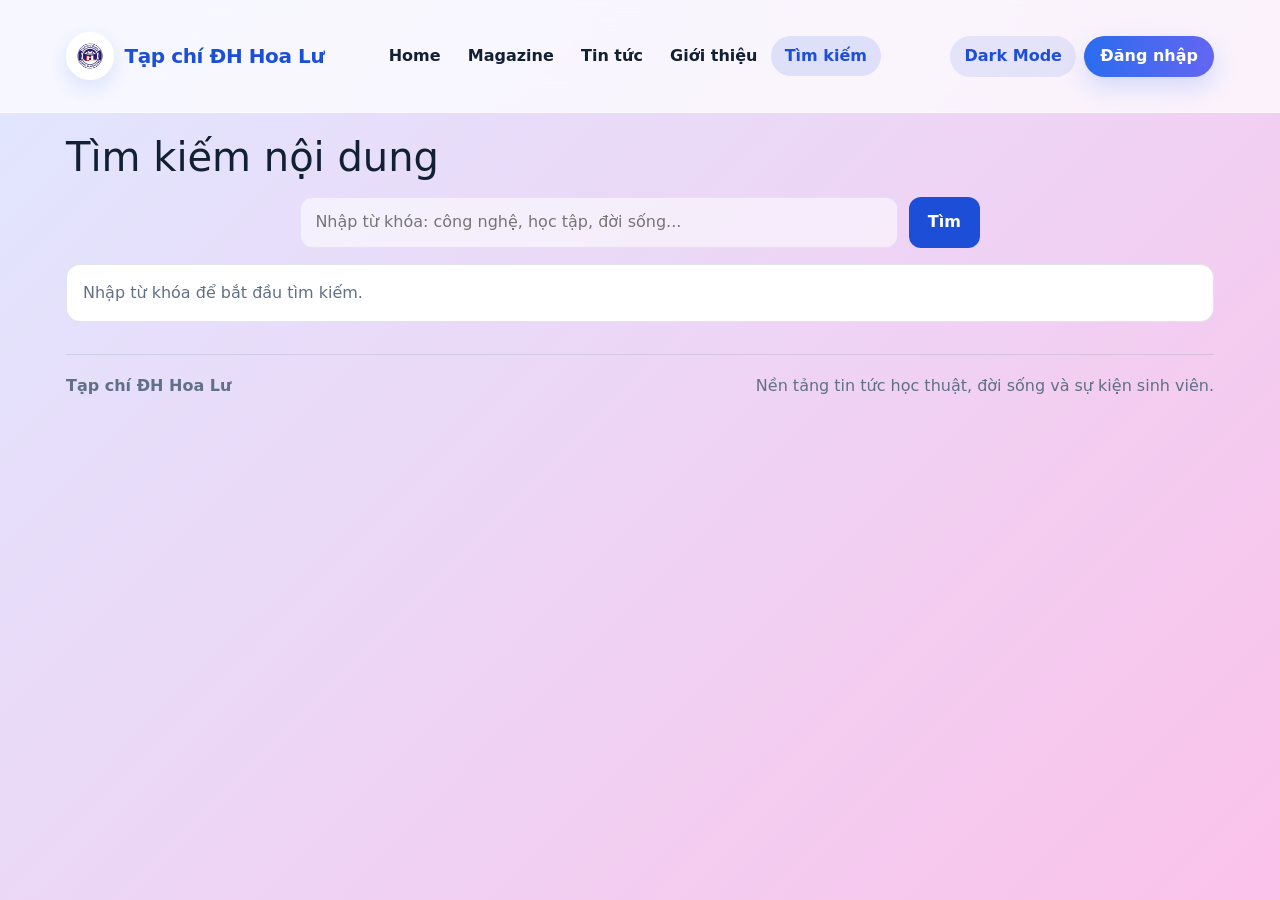
<file: pages/search.html>
<!DOCTYPE html>
<html lang="vi">
<head>
    <meta charset="UTF-8" />
    <meta name="viewport" content="width=device-width, initial-scale=1.0" />
    <title>Tìm kiếm | Tạp chí ĐH Hoa Lư</title>
    <link href="https://cdn.jsdelivr.net/npm/bootstrap@5.3.3/dist/css/bootstrap.min.css" rel="stylesheet">
    <link rel="stylesheet" href="../assets/css/main.css" />
</head>
<body>
    <header class="site-header" id="site-header"></header>
    <main class="container">
        <h1>Tìm kiếm nội dung</h1>
        <div class="search-box">
            <input type="search" id="input-search" placeholder="Nhập từ khóa: công nghệ, học tập, đời sống..." />
            <button id="btn-search">Tìm</button>
        </div>
        <div class="story-grid" id="search-result"></div>
    </main>
    <script src="https://cdn.jsdelivr.net/npm/bootstrap@5.3.3/dist/js/bootstrap.bundle.min.js"></script>
    <script src="../config/constants.js"></script>
    <script src="../config/messages.js"></script>
    <script src="../utils/storage.js"></script>
    <script src="../utils/validators.js"></script>
    <script src="../utils/helpers.js"></script>
    <script src="../services/api.js"></script>
    <script src="../services/postService.js"></script>
    <script src="../services/userService.js"></script>
    <script src="../services/bookmarkService.js"></script>
    <script src="../services/authService.js"></script>
    <script src="../components/articleCard.js"></script>
    <script src="../components/header.js"></script>
    <script src="../components/footer.js"></script>
    <script src="../scripts/search.js"></script>
</body>
</html>
</file>
<file: assets/css/main.css>
:root{
    --bg:#f4f7fb;
    --surface:#fff;
    --text:#122033;
    --muted:#607086;
    --accent:#1d4ed8;
    --accent-2:#f97316;
    --line:rgba(148,163,184,.28);
    --shadow:0 14px 35px rgba(15,23,42,.09);
}

[data-theme="dark"]{
    --bg:#07111f;
    --surface:#111d2f;
    --text:#e8eef8;
    --muted:#9fb0c8;
    --accent:#60a5fa;
    --accent-2:#fb923c;
    --line:rgba(148,163,184,.2);
    --shadow:0 18px 45px rgba(0,0,0,.25);
}

*{box-sizing:border-box}
body{margin:0;background:linear-gradient(180deg,#eef5ff 0%,var(--bg) 38%,var(--bg) 100%);color:var(--text);font-family:"Be Vietnam Pro",Inter,system-ui,-apple-system,Segoe UI,sans-serif}
[data-theme="dark"] body{background:linear-gradient(180deg,#07111f 0%,#0b1422 45%,#07111f 100%)}
a{text-decoration:none}
input,select,textarea,button{font:inherit}
body,p,h1,h2,h3,h4,h5,h6,span,small,strong,li,article,section,div,label{cursor:default}
a,button,select,.chip,.btn,.story-card,.cardsmall,.tab,.profile-tab,.profile-action,.user-area,.notification-bell,.notification-item,.featured-cats button{cursor:pointer}
input,textarea,[contenteditable="true"]{cursor:text}

[data-theme="light"] body:not(.auth-page),html:not([data-theme]) body:not(.auth-page){background:linear-gradient(135deg,#e0e7ff 0%,#fbc2eb 100%);background-attachment:fixed}
body:not(.auth-page) > main,body:not(.auth-page) > .hero,body:not(.auth-page) > .section,body:not(.auth-page) > .site-footer{position:relative;z-index:1}

.site-header{position:sticky;top:0;z-index:1030;background:rgba(255,255,255,.72);backdrop-filter:blur(16px);border-bottom:1px solid rgba(255,255,255,.35)}
[data-theme="dark"] .site-header{background:rgba(17,29,47,.9)}
.site-navbar{min-height:74px}
.brand{display:flex;align-items:center;gap:.65rem;font-weight:900;color:var(--accent)!important;letter-spacing:-.02em}
.site-logo{width:48px;height:48px;border-radius:50%;object-fit:contain;background:rgba(255,255,255,.92);box-shadow:0 8px 22px rgba(43,108,238,.16);padding:.18rem;border:1px solid rgba(255,255,255,.72)}
.nav-links .nav-link{font-weight:750;color:var(--text);border-radius:999px;padding:.5rem .85rem!important}
.nav-links .nav-link:hover,.nav-links .nav-link.active{background:rgba(29,78,216,.12);color:var(--accent)!important}
.navbar-toggler{border-color:var(--line)}
.actions{margin-left:auto}
.chip,.btn{border:0;border-radius:999px;cursor:pointer;padding:.52rem .9rem;font-weight:750}
.chip{background:rgba(29,78,216,.1);color:var(--accent)}
.chip.active{background:rgba(29,78,216,.2);color:var(--accent);box-shadow:inset 0 0 0 1px rgba(29,78,216,.18)}
.btn{background:linear-gradient(90deg,#2b6cee,#6366f1);color:#fff;box-shadow:0 10px 24px rgba(43,108,238,.2);transition:.2s}
.btn:hover{transform:translateY(-1px);box-shadow:0 14px 30px rgba(43,108,238,.3)}
.btn.primary{background:linear-gradient(90deg,#2b6cee,#6366f1)}
.btn.secondary{background:var(--accent-2)}
.auth-area{display:flex;align-items:center}
.user-area{display:flex;align-items:center;gap:.55rem;border:0;border-radius:999px;background:rgba(29,78,216,.08);color:var(--text);padding:.25rem .6rem;cursor:pointer;max-width:220px}
.user-area img{width:38px;height:38px;border-radius:50%;object-fit:cover;border:2px solid var(--accent)}
.user-area.admin-user{background:rgba(250,204,21,.13);box-shadow:0 0 0 1px rgba(250,204,21,.22) inset}
.notification-wrap{position:relative}
.notification-bell{position:relative;width:42px;height:42px;border:0;border-radius:50%;display:grid;place-items:center;background:rgba(29,78,216,.1);color:var(--accent);box-shadow:inset 0 0 0 1px rgba(29,78,216,.12)}
.notification-bell:hover{background:rgba(29,78,216,.16)}
.notification-bell strong{position:absolute;right:-.15rem;top:-.2rem;min-width:20px;height:20px;padding:0 .28rem;border-radius:999px;background:#dc2626;color:#fff;font-size:.68rem;display:grid;place-items:center;border:2px solid var(--surface)}
.notification-panel{position:absolute;right:0;top:calc(100% + .65rem);width:min(380px,calc(100vw - 2rem));max-height:72vh;overflow:auto;background:rgba(255,255,255,.94);backdrop-filter:blur(16px);border:1px solid rgba(255,255,255,.5);border-radius:20px;box-shadow:0 24px 60px rgba(15,23,42,.22);padding:.85rem;z-index:1050}
[data-theme="dark"] .notification-panel{background:var(--surface);border-color:var(--line)}
.notification-head{display:flex;align-items:center;justify-content:space-between;gap:.75rem;padding:.2rem .2rem .7rem;border-bottom:1px solid var(--line)}
.notification-head strong{font-size:1.05rem;font-weight:950}
.notification-head button{border:0;background:rgba(15,23,42,.08);color:var(--text);width:30px;height:30px;border-radius:50%;font-size:1.2rem;line-height:1}
.notification-list{display:grid;gap:.55rem;margin-top:.75rem}
.notification-item{display:grid;grid-template-columns:38px 1fr;gap:.65rem;align-items:start;text-decoration:none;color:var(--text);border:1px solid var(--line);border-radius:16px;padding:.72rem;background:rgba(29,78,216,.04)}
.notification-item:hover{color:var(--text);background:rgba(29,78,216,.08)}
.notification-item.unread{border-color:rgba(43,108,238,.35);box-shadow:inset 4px 0 0 var(--accent);background:rgba(43,108,238,.08)}
.notification-icon{width:38px;height:38px;display:grid;place-items:center;border-radius:14px;background:rgba(43,108,238,.12);color:var(--accent);font-weight:950}
.notification-item span:last-child{display:grid;gap:.12rem}
.notification-item small{line-height:1.45;color:var(--text)}
.notification-item em{font-style:normal;color:var(--muted);font-size:.76rem}
.admin-notify-form{display:grid;gap:.5rem;margin:.8rem 0;padding:.75rem;border:1px solid rgba(250,204,21,.28);border-radius:16px;background:rgba(250,204,21,.1)}
.admin-notify-form label{margin:0;font-size:.86rem}
.admin-notify-form textarea{min-height:70px}
.avatar-frame,.profile-avatar-wrap,.comment-avatar-wrap{position:relative;display:inline-flex;flex-direction:column;align-items:center;gap:.16rem;flex:0 0 auto}
.admin-avatar img{border-color:#facc15!important;box-shadow:0 0 0 4px rgba(250,204,21,.18),0 0 22px rgba(250,204,21,.72),0 0 38px rgba(249,115,22,.35);animation:adminHalo 2.2s ease-in-out infinite}
.admin-badge{font-size:.66rem;line-height:1;text-transform:uppercase;letter-spacing:.12em;font-weight:950;color:#facc15;text-shadow:0 0 6px rgba(250,204,21,.95),0 0 14px rgba(249,115,22,.65);animation:adminSparkle 1.65s ease-in-out infinite}
.user-area .admin-badge{font-size:.55rem;margin-top:-.02rem}
.rank-badge{display:inline-flex;align-items:center;justify-content:center;gap:.25rem;width:max-content;border-radius:999px;background:rgba(43,108,238,.12);color:#1d4ed8;border:1px solid rgba(43,108,238,.18);padding:.32rem .62rem;font-size:.78rem;font-weight:950;white-space:nowrap}
.rank-header{font-size:.68rem;padding:.25rem .48rem}
.rank-comment{font-size:.68rem;padding:.22rem .5rem}
.rank-admin{background:rgba(250,204,21,.16);color:#b45309;border-color:rgba(250,204,21,.35);text-transform:uppercase;letter-spacing:.08em}
.user-name{font-size:.9rem;font-weight:800;white-space:nowrap;overflow:hidden;text-overflow:ellipsis}

.sticky-progress{position:fixed;top:0;left:0;width:100%;height:4px;background:var(--accent);z-index:1040;transform:scaleX(0);transform-origin:left}
.hero{max-width:1180px;margin:1.25rem auto;padding:0 1rem;display:grid;grid-template-columns:2fr 1fr;gap:1rem}
.hero-main,.hero-left,.right-aside,.panel,.section-card{background:rgba(255,255,255,.7);backdrop-filter:blur(12px);border-radius:18px;box-shadow:var(--shadow);border:1px solid rgba(255,255,255,.3)}
[data-theme="dark"] .hero-main,[data-theme="dark"] .hero-left,[data-theme="dark"] .right-aside,[data-theme="dark"] .panel,[data-theme="dark"] .section-card{background:var(--surface);border-color:var(--line)}
.hero-main,.hero-left{padding:1.25rem}
.hero h1{font-size:clamp(1.8rem,3vw,3rem);line-height:1.08;font-weight:900;letter-spacing:-.04em;margin:.25rem 0 .75rem}
.hero p{color:var(--muted)}
.hero-actions{display:flex;flex-wrap:wrap;gap:.7rem;margin-top:1rem}
.home-digest{display:flex;flex-direction:column;gap:.9rem}
.quick-search{display:grid;grid-template-columns:1fr auto;gap:.55rem}
.quick-search input{display:block;width:100%;padding:.72rem .85rem;border:1px solid rgba(43,108,238,.1);border-radius:999px;background:rgba(255,255,255,.5);color:var(--text);outline:0}
.home-metrics{display:grid;grid-template-columns:repeat(2,minmax(0,1fr));gap:.7rem}
.home-metrics div{background:rgba(29,78,216,.08);border:1px solid rgba(29,78,216,.16);border-radius:16px;padding:.85rem}
.home-metrics strong{display:block;font-size:1.65rem;color:var(--accent);line-height:1}
.home-metrics span{display:block;margin-top:.35rem;color:var(--muted);font-weight:750}
.filters,.featured-cats{display:flex;flex-wrap:wrap;gap:.55rem;margin-top:1rem}
.featured-cats button{padding:.45rem .8rem;border:1px solid var(--line);background:var(--surface);color:var(--accent);border-radius:999px;font-weight:750}
.section,.container{max-width:1180px;margin:1.2rem auto;padding:0 1rem}
.section-heading{display:flex;align-items:center;justify-content:space-between;gap:1rem;margin-bottom:1rem}
.story-meta{margin:0;font-size:.78rem;font-weight:900;color:var(--accent-2);text-transform:uppercase;letter-spacing:.05em}
.story-grid{display:grid;grid-template-columns:repeat(3,minmax(0,1fr));gap:1rem}
.story-card{background:rgba(255,255,255,.7);backdrop-filter:blur(12px);border:1px solid rgba(255,255,255,.3);border-radius:18px;overflow:hidden;cursor:pointer;box-shadow:var(--shadow);transition:transform .18s,box-shadow .18s}
[data-theme="dark"] .story-card{background:var(--surface);border-color:var(--line)}
.story-card:hover{transform:translateY(-4px);box-shadow:0 20px 40px rgba(15,23,42,.16)}
.story-card img{width:100%;height:178px;object-fit:cover;display:block;background:#e2e8f0}
.story-body{padding:1rem}
.story-title{font-size:1.08rem;line-height:1.35;margin:.35rem 0 .65rem;font-weight:900}
.story-desc{color:var(--muted);margin:0;line-height:1.6;display:-webkit-box;-webkit-line-clamp:3;-webkit-box-orient:vertical;overflow:hidden;text-overflow:ellipsis}
.story-date{display:inline-block;margin-top:.75rem;color:var(--muted);font-size:.84rem}
.trending-grid{display:grid;grid-template-columns:repeat(5,minmax(0,1fr));gap:.9rem}
.trending-row{display:grid;grid-template-columns:auto 1fr;align-items:start;gap:.75rem;min-height:116px;padding:1rem;border:1px solid rgba(255,255,255,.3);border-radius:18px;background:rgba(255,255,255,.7);backdrop-filter:blur(12px);box-shadow:var(--shadow);color:var(--text);transition:transform .18s,box-shadow .18s,border-color .18s}
[data-theme="dark"] .trending-row{background:linear-gradient(145deg,rgba(17,29,47,.96),rgba(15,23,42,.92))}
.trending-row:hover{transform:translateY(-4px);box-shadow:0 20px 40px rgba(15,23,42,.16);border-color:rgba(29,78,216,.32);color:var(--text)}
.trending-rank{display:grid;place-items:center;width:42px;height:42px;border-radius:15px;background:rgba(249,115,22,.14);color:var(--accent-2);font-weight:950;font-size:1rem}
.trending-copy{min-width:0}
.trending-copy strong{display:-webkit-box;-webkit-line-clamp:2;-webkit-box-orient:vertical;overflow:hidden;line-height:1.35;font-size:1rem}
.trending-copy small{display:inline-flex;margin-top:.65rem;padding:.25rem .55rem;border-radius:999px;background:rgba(29,78,216,.1);color:var(--accent);font-weight:850}

.container > .panel,.panel + .panel,.footer-section{margin-top:1rem}
.user-info{display:flex;gap:1rem;align-items:center}
.user-info img{width:90px;height:90px;border-radius:50%;object-fit:cover;border:3px solid var(--accent)}
.profile-avatar-wrap .admin-badge{margin-top:.25rem}
.profile-avatar-wrap .rank-badge{margin-top:.25rem}
.profile-extra{color:var(--muted);font-weight:750;margin:.25rem 0 .75rem}
.divider{height:1px;background:var(--line);margin:1rem 0}
.profile-tabs{display:flex;flex-wrap:wrap;gap:.65rem;margin-top:1rem}
.profile-tab{display:inline-flex;align-items:center;gap:.45rem;border:0;border-radius:999px;background:rgba(29,78,216,.1);color:var(--accent);padding:.65rem 1rem;font-weight:850}
.profile-tab.active{background:var(--accent);color:#fff}
.profile-view{display:none}
.profile-view.active{display:block}
.profile-actions{display:grid;grid-template-columns:repeat(4,minmax(0,1fr));gap:.85rem}
.profile-action{display:flex;align-items:center;justify-content:space-between;gap:.75rem;min-height:74px;padding:1rem;border-radius:18px;background:rgba(29,78,216,.09);color:var(--accent);font-weight:900;border:1px solid rgba(29,78,216,.18);transition:.18s}
.profile-action:hover{transform:translateY(-2px);background:rgba(29,78,216,.14);color:var(--accent)}
.profile-action.primary{background:var(--accent);color:#fff;justify-content:center}
.account-actions{display:flex;flex-wrap:wrap;gap:.65rem}
.security-note{color:var(--muted);margin:.25rem 0 1rem}
.rank-progress{height:12px;border-radius:999px;background:rgba(43,108,238,.12);overflow:hidden;border:1px solid rgba(43,108,238,.12)}
.rank-progress-bar{height:100%;width:0;background:linear-gradient(90deg,#2b6cee,#6366f1);border-radius:inherit;transition:width .35s}
.rank-missions{display:grid;grid-template-columns:repeat(5,minmax(0,1fr));gap:.8rem;margin-top:1rem}
.mission-card{border:1px solid rgba(255,255,255,.3);background:rgba(255,255,255,.55);border-radius:18px;padding:1rem;box-shadow:0 12px 28px rgba(15,23,42,.06)}
.mission-card h4{font-size:1rem;margin:0 0 .25rem;font-weight:950}
.mission-card p{color:var(--muted);font-size:.86rem;margin:0 0 .65rem;line-height:1.45}
.mission-card ul{list-style:none;margin:0;padding:0;display:grid;gap:.45rem}
.mission-card li{display:flex;gap:.45rem;color:var(--muted);font-size:.86rem;line-height:1.35}
.mission-card li.done{color:#15803d;font-weight:850}
.mission-card li span{font-weight:950}
.rank-admin-list{display:grid;gap:.8rem}
.rank-admin-row{display:grid;grid-template-columns:58px minmax(180px,1fr) minmax(140px,auto) minmax(260px,auto);gap:.85rem;align-items:center;border:1px solid rgba(255,255,255,.35);background:rgba(255,255,255,.6);border-radius:18px;padding:.85rem;box-shadow:0 12px 28px rgba(15,23,42,.06)}
.rank-admin-row img{width:52px;height:52px;border-radius:50%;object-fit:cover;background:#e2e8f0;border:2px solid rgba(43,108,238,.2)}
.rank-admin-copy{display:grid;gap:.2rem}
.rank-admin-copy strong{font-weight:950}
.rank-admin-copy small,.rank-admin-meta{color:var(--muted);font-weight:750}
.rank-admin-meta{display:grid;gap:.25rem;font-size:.88rem}
.rank-admin-form{display:grid;grid-template-columns:minmax(180px,1fr) auto auto;gap:.5rem;align-items:center}
.rank-admin-form select{margin:0}
.card-actions{display:flex;flex-wrap:wrap;gap:.45rem;margin-top:.75rem}
.btn-small{font-size:.85rem;padding:.42rem .7rem}
.btn-edit{background:#0284c7}
.btn-delete,.btn-logout{background:#dc2626}

form label{display:block;margin:.75rem 0 .35rem;font-weight:800}
form input,form select,form textarea,.search-box input{display:block;width:100%;padding:.78rem .9rem;border:1px solid rgba(43,108,238,.1);border-radius:12px;background:rgba(255,255,255,.55);color:var(--text);outline:0;transition:.2s}
[data-theme="dark"] form input,[data-theme="dark"] form select,[data-theme="dark"] form textarea,[data-theme="dark"] .search-box input{background:var(--surface);border-color:#cbd5e1}
form input:focus,form select:focus,form textarea:focus,.search-box input:focus{background:rgba(255,255,255,.82);border-color:#2b6cee;box-shadow:0 0 0 4px rgba(43,108,238,.1)}
form textarea{min-height:150px;resize:vertical}
.image-preview{display:block;max-width:220px;max-height:220px;margin:.5rem 0;border-radius:14px;object-fit:cover;border:1px solid var(--line)}
.search-box{width:100%;max-width:680px;margin:1rem auto;display:flex;gap:.65rem}
.search-box button{border-radius:12px;padding:.78rem 1.2rem;background:var(--accent);color:#fff;border:0;font-weight:850}

.article-header{background:rgba(255,255,255,.7);backdrop-filter:blur(12px);border:1px solid rgba(255,255,255,.3);border-radius:18px;padding:1.2rem;box-shadow:var(--shadow);margin-bottom:1rem}
.article-header h1{font-weight:950;letter-spacing:-.035em}
.meta-grid{display:grid;grid-template-columns:repeat(3,1fr);gap:.8rem}
.meta-grid div{background:rgba(29,78,216,.06);border-radius:14px;padding:.85rem}
.article-actions{margin-top:1rem;display:flex;flex-wrap:wrap;align-items:center;gap:.65rem}
.like-count{color:var(--muted);font-weight:800}
.article-cover{background:rgba(255,255,255,.7);backdrop-filter:blur(12px);border:1px solid rgba(255,255,255,.3);border-radius:18px;box-shadow:var(--shadow);overflow:hidden}
.article-cover img{width:100%;height:auto;max-height:none;object-fit:contain;display:block;background:var(--surface)}
.article-content{margin-top:1rem;background:rgba(255,255,255,.7);backdrop-filter:blur(12px);border:1px solid rgba(255,255,255,.3);border-radius:18px;padding:1.2rem;line-height:1.85;color:var(--text)}
.tag-list{display:flex;flex-wrap:wrap;gap:.45rem;margin-top:1rem}
.tag-pill{background:rgba(14,165,233,.15);color:#0369a1;padding:.4rem .8rem;border-radius:999px;font-weight:750}
.comments{margin-top:1.25rem}
.comment-form textarea{min-height:110px}
.comment-list{display:grid;gap:.8rem;margin-top:1rem;min-width:0;max-width:100%}
.comment-item{display:flex;gap:.75rem;min-width:0;max-width:100%;border:1px solid var(--line);background:rgba(29,78,216,.04);border-radius:16px;padding:.85rem;overflow:hidden}
.comment-avatar{width:42px;height:42px;border-radius:50%;object-fit:cover;border:2px solid rgba(29,78,216,.25);flex:0 0 auto;background:#e2e8f0}
.comment-avatar-wrap .admin-badge{font-size:.52rem;margin-top:.1rem}
.comment-body{min-width:0;max-width:100%;flex:1}
.comment-head{display:flex;align-items:center;justify-content:space-between;gap:.75rem;margin-bottom:.25rem}
.comment-author{display:flex;align-items:center;flex-wrap:wrap;gap:.4rem;min-width:0}
.comment-head strong{font-weight:900}
.comment-head small{color:var(--muted)}
.comment-body p{margin:0;line-height:1.6;color:var(--text);white-space:pre-wrap;overflow-wrap:anywhere;word-break:break-word}
.comment-tools{display:flex;justify-content:flex-end;flex-wrap:wrap;gap:.45rem;margin-top:.65rem}
.btn-reply{background:#eef4ff;color:var(--accent)}
.reply-notice{display:flex;align-items:center;justify-content:space-between;gap:.75rem;margin-bottom:.75rem;padding:.65rem .85rem;border-radius:14px;background:rgba(43,108,238,.1);color:var(--accent);font-weight:850}
.reply-cancel{border:0;background:transparent;color:var(--accent);font-weight:950;cursor:pointer}
.comment-replies{display:grid;gap:.48rem;min-width:0;max-width:100%;margin-top:.75rem;margin-left:.25rem;padding-left:.9rem;border-left:2px solid rgba(43,108,238,.16)}
.comment-reply{width:100%;max-width:780px;min-width:0;border-radius:14px;padding:.62rem .7rem;background:rgba(255,255,255,.58);border-color:rgba(43,108,238,.14);box-shadow:none}
.comment-reply .comment-avatar{width:32px;height:32px}
.comment-reply .comment-avatar-wrap .admin-badge{font-size:.46rem}
.comment-reply .comment-head{margin-bottom:.12rem}
.comment-reply .comment-head strong{font-size:.92rem}
.comment-reply .rank-comment{font-size:.6rem;padding:.18rem .42rem}
.comment-reply .comment-body p{font-size:.94rem;line-height:1.5}
.comment-reply .comment-tools{justify-content:flex-start;margin-top:.45rem}
.related{margin-top:2rem}
.related-grid{display:grid;grid-template-columns:repeat(4,minmax(0,1fr));gap:1rem}
.cardsmall{background:rgba(255,255,255,.7);backdrop-filter:blur(12px);border:1px solid rgba(255,255,255,.3);border-radius:16px;overflow:hidden;box-shadow:var(--shadow);cursor:pointer}
.cardsmall img{width:100%;height:120px;object-fit:cover}
.editor-picks{display:grid;gap:.7rem;margin-top:1rem}
.editor-pick{display:grid;grid-template-columns:42px 1fr;align-items:center;gap:.7rem;text-align:left;border:1px solid var(--line);background:var(--surface);color:var(--text);border-radius:16px;padding:.8rem;cursor:pointer}
.editor-pick span{display:grid;place-items:center;width:38px;height:38px;border-radius:50%;background:rgba(249,115,22,.15);color:var(--accent-2);font-weight:950}
.editor-pick strong{line-height:1.35}
.magazine-cover-card{display:grid;grid-template-columns:1.25fr .85fr;gap:1rem;align-items:center;background:rgba(255,255,255,.7);backdrop-filter:blur(12px);border:1px solid rgba(255,255,255,.3);border-radius:22px;box-shadow:var(--shadow);overflow:hidden}
.magazine-cover-card img{width:100%;height:360px;object-fit:cover;background:#e2e8f0}
.magazine-cover-card div{padding:1.2rem}
.magazine-cover-card h3{font-size:clamp(1.4rem,2.5vw,2.4rem);line-height:1.15;font-weight:950;letter-spacing:-.035em}
.magazine-cover-card p{color:var(--muted);line-height:1.7}
.magazine-sections{display:grid;gap:1rem}
.magazine-section{background:rgba(255,255,255,.7);backdrop-filter:blur(12px);border:1px solid rgba(255,255,255,.3);border-radius:20px;box-shadow:var(--shadow);padding:1rem}
.magazine-controls{display:grid;gap:.65rem;margin-top:1rem}
.magazine-controls select{display:block;width:100%;padding:.72rem .85rem;border:1px solid rgba(43,108,238,.1);border-radius:999px;background:rgba(255,255,255,.55);color:var(--text);outline:0}
.magazine-list{display:grid;grid-template-columns:repeat(2,minmax(0,1fr));gap:1rem}
.magazine-card{display:grid;grid-template-columns:220px 1fr;background:rgba(255,255,255,.7);backdrop-filter:blur(12px);border:1px solid rgba(255,255,255,.3);border-radius:20px;overflow:hidden;cursor:pointer;box-shadow:var(--shadow);transition:transform .18s,box-shadow .18s}
.magazine-card:hover{transform:translateY(-3px);box-shadow:0 20px 40px rgba(15,23,42,.16)}
.magazine-card img{width:100%;height:100%;min-height:190px;object-fit:cover;background:#e2e8f0}
.magazine-card .story-body{display:flex;flex-direction:column;justify-content:center}
.load-more-wrap{text-align:center;margin-top:1rem}
.category-toolbar{display:grid;grid-template-columns:1fr minmax(220px,320px);gap:1rem;align-items:center}
.category-toolbar .filters{margin-top:0}
.category-toolbar input{display:block;width:100%;padding:.78rem .9rem;border:1px solid rgba(43,108,238,.1);border-radius:999px;background:rgba(255,255,255,.55);color:var(--text);outline:0}

.auth-page{position:relative;min-height:100vh;display:flex;align-items:center;justify-content:center;padding:1.5rem;overflow:hidden;background:linear-gradient(135deg,#2b6cee,#a855f7,#22d3ee,#2b6cee);background-size:400% 400%;animation:gradientMove 12s ease infinite}
.auth-page::before{content:"";position:absolute;top:-10%;left:-10%;width:40%;height:40%;border-radius:50%;background:rgba(255,255,255,.2);filter:blur(120px);pointer-events:none}
.auth-page::after{content:"";position:absolute;right:-10%;bottom:-10%;width:40%;height:40%;border-radius:50%;background:rgba(43,108,238,.3);filter:blur(120px);pointer-events:none}
[data-theme="dark"] .auth-page{background:linear-gradient(135deg,#2b6cee,#a855f7,#22d3ee,#2b6cee);background-size:400% 400%}
.bubble-container{position:fixed;inset:0;z-index:0;overflow:hidden;pointer-events:none}
.bubble{position:absolute;bottom:-200px;border-radius:50%;background:rgba(255,255,255,.2);backdrop-filter:blur(8px);border:1px solid rgba(255,255,255,.3);box-shadow:0 0 20px rgba(255,255,255,.15),inset 0 0 15px rgba(255,255,255,.2);animation:bubbleRise linear infinite,bubbleDrift ease-in-out infinite;opacity:0}
[data-theme="dark"] .page-bubbles{display:none}
.auth-shell{position:relative;z-index:1;width:100%;max-width:440px}
.auth-card{width:100%;max-height:calc(100vh - 7rem);overflow-y:auto;background:rgba(255,255,255,.65);backdrop-filter:blur(20px);-webkit-backdrop-filter:blur(20px);border:1px solid rgba(255,255,255,.4);border-radius:48px;box-shadow:0 28px 80px rgba(52,39,140,.28);padding:2rem;color:#1d2333;scrollbar-width:none}
.auth-card::-webkit-scrollbar{display:none}
[data-theme="dark"] .auth-card{background:rgba(255,255,255,.65);border-color:rgba(255,255,255,.4);color:#1d2333}
.auth-heading{display:flex;flex-direction:column;align-items:center;gap:1rem;margin-bottom:2rem}
.auth-heading p{margin:.5rem 0 0;color:#5f6475;font-size:.92rem}
.login-lock{display:grid;place-items:center;width:64px;height:64px;margin:0 auto;border-radius:50%;background:rgba(255,255,255,.4);border:1px solid rgba(255,255,255,.5);box-shadow:inset 0 1px 0 rgba(255,255,255,.52);font-size:1.5rem;color:#2b6cee}
.auth-card h1{text-align:center;font-size:1.85rem;line-height:1.12;font-weight:950;margin:0;letter-spacing:-.035em}
.tabs{display:flex;gap:.5rem;margin:0 0 1.25rem}
.tab{flex:1;text-align:center;border:1px solid rgba(255,255,255,.42);border-radius:999px;padding:.62rem;cursor:pointer;font-weight:850;color:rgba(29,35,51,.72);background:rgba(255,255,255,.18)}
.tab.active{background:#2b6cee;color:#fff;border-color:rgba(43,108,238,.8);box-shadow:0 10px 22px rgba(43,108,238,.28)}
.auth-card form{display:block}
.auth-card label{display:block;font-size:.88rem;color:#202638;margin:0 .25rem .45rem}
.auth-card input,.auth-card select{height:56px;border-radius:999px;border-color:rgba(255,255,255,.6);background:rgba(255,255,255,.5);box-shadow:inset 0 1px 0 rgba(255,255,255,.45);padding:.85rem 1rem;margin-bottom:1rem;color:#111827}
.auth-page .auth-card input,.auth-page .auth-card select{background:rgba(255,255,255,.5)!important;color:#111827!important}
.auth-card input::placeholder{color:#64748b;opacity:1}
.auth-card select option{color:#111827;background:#fff}
.auth-card input:focus,.auth-card select:focus{background:rgba(255,255,255,.72);box-shadow:0 0 0 4px rgba(255,255,255,.22)}
.auth-card .btn{height:56px;border-radius:999px;background:linear-gradient(90deg,#2b6cee,#60a5fa);box-shadow:0 12px 26px rgba(43,108,238,.25);margin-top:.15rem;transition:transform .2s,box-shadow .2s}
.auth-card .btn:hover{transform:scale(1.02);box-shadow:0 14px 30px rgba(43,108,238,.4)}
.auth-links{display:flex;justify-content:center;gap:1.5rem;margin-top:1.75rem;color:rgba(255,255,255,.72);font-size:.78rem;font-weight:750}
.auth-links a{color:inherit}
.auth-links a:hover{color:#fff}
.link-row{display:none}

.modal{display:none;position:fixed;inset:0;background:rgba(15,23,42,.55);z-index:2000;align-items:center;justify-content:center;padding:1rem}
.modal.active{display:flex}
.modal-content{background:var(--surface);border-radius:18px;padding:1.5rem;width:min(540px,100%);box-shadow:var(--shadow);border:1px solid var(--line)}
.btn-close{float:right}
.site-footer{margin-top:2rem;color:var(--muted)}
.site-footer-inner{display:flex;align-items:center;justify-content:space-between;gap:1rem;border-top:1px solid var(--line);padding:1.2rem 0 1.6rem}
#back-top,.backtop{position:fixed;right:1rem;bottom:1rem;width:46px;height:46px;border:0;border-radius:50%;background:var(--accent);color:#fff;display:none;align-items:center;justify-content:center;z-index:1030}
.ui-state{grid-column:1/-1;margin:0;padding:1rem;border-radius:14px;background:var(--surface);color:var(--muted);border:1px solid var(--line)}
.ui-state-error{color:#b91c1c;background:#fee2e2}
.app-toast{position:fixed;right:1rem;bottom:1rem;z-index:3000;max-width:min(360px,calc(100vw - 2rem));padding:.8rem 1rem;border-radius:14px;background:#0f172a;color:#fff;box-shadow:0 18px 40px rgba(15,23,42,.25);opacity:0;pointer-events:none;transform:translateY(12px);transition:.2s}
.app-toast:not(:empty){opacity:1;transform:translateY(0)}
.app-toast-error{background:#b91c1c}.app-toast-success{background:#15803d}

@keyframes adminHalo{
    0%,100%{box-shadow:0 0 0 4px rgba(250,204,21,.16),0 0 18px rgba(250,204,21,.55),0 0 32px rgba(249,115,22,.28)}
    50%{box-shadow:0 0 0 7px rgba(250,204,21,.24),0 0 30px rgba(250,204,21,.9),0 0 54px rgba(249,115,22,.45)}
}

@keyframes adminSparkle{
    0%,100%{filter:brightness(1);opacity:.86;transform:translateY(0)}
    45%{filter:brightness(1.55);opacity:1;transform:translateY(-1px)}
    70%{filter:brightness(1.2);opacity:.96;transform:translateY(0)}
}

@keyframes gradientMove{
    0%{background-position:0% 50%}
    50%{background-position:100% 50%}
    100%{background-position:0% 50%}
}

@keyframes bubbleRise{
    0%{transform:translateY(0) scale(.7);opacity:0}
    20%{opacity:1}
    100%{transform:translateY(-120vh) scale(1.2);opacity:0}
}

@keyframes bubbleDrift{
    0%{margin-left:0}
    50%{margin-left:40px}
    100%{margin-left:0}
}

@keyframes ambientFloat{
    0%,100%{transform:translate3d(0,0,0) scale(1)}
    50%{transform:translate3d(28px,-22px,0) scale(1.08)}
}

@media(max-width:991.98px){
    .hero{grid-template-columns:1fr}
    .magazine-cover-card{grid-template-columns:1fr}
    .magazine-cover-card img{height:260px}
    .magazine-list{grid-template-columns:1fr}
    .category-toolbar{grid-template-columns:1fr}
    .right-aside{display:block}
    .story-grid{grid-template-columns:repeat(2,minmax(0,1fr))}
    .trending-grid{grid-template-columns:repeat(2,minmax(0,1fr))}
    .related-grid{grid-template-columns:repeat(2,minmax(0,1fr))}
    .rank-missions{grid-template-columns:repeat(2,minmax(0,1fr))}
    .rank-admin-row{grid-template-columns:52px 1fr;align-items:start}
    .rank-admin-meta,.rank-admin-form{grid-column:1/-1}
    .actions{align-items:flex-start!important;margin-top:.75rem}
    .notification-panel{position:fixed;left:50%;right:auto;top:84px;width:calc(100vw - 1.5rem);max-width:420px;max-height:calc(100dvh - 104px);transform:translateX(-50%);padding:.75rem;border-radius:18px}
    .profile-actions{grid-template-columns:repeat(2,minmax(0,1fr))}
}

@media(max-width:575.98px){
    .site-logo{width:40px;height:40px}
    .brand span{font-size:1rem}
    .hero,.section,.container{padding:0 .85rem;margin:1rem auto}
    .story-grid,.related-grid,.meta-grid{grid-template-columns:1fr}
    .trending-grid{grid-template-columns:1fr}
    .rank-missions{grid-template-columns:1fr}
    .rank-admin-form{grid-template-columns:1fr}
    .notification-panel{top:76px;width:calc(100vw - 1rem);max-height:calc(100dvh - 88px);padding:.65rem;border-radius:16px}
    .notification-item{grid-template-columns:32px minmax(0,1fr);gap:.5rem;padding:.62rem;border-radius:14px}
    .notification-icon{width:32px;height:32px;border-radius:12px}
    .notification-item small{overflow-wrap:anywhere;word-break:break-word}
    .admin-notify-form{padding:.65rem}
    .section-heading{align-items:flex-start;flex-direction:column}
    .search-box{flex-direction:column}
    .quick-search{grid-template-columns:1fr}
    .magazine-card{grid-template-columns:1fr}
    .magazine-card img{height:210px}
    .article-cover img{height:auto}
    .comment-item{align-items:flex-start;gap:.55rem;padding:.7rem;width:100%}
    .comment-avatar{width:34px;height:34px}
    .comment-avatar-wrap .admin-badge{font-size:.44rem}
    .comment-head{align-items:flex-start;flex-direction:column;gap:.15rem}
    .comment-author{gap:.3rem}
    .comment-head small{font-size:.78rem}
    .comment-tools{justify-content:flex-start;gap:.35rem}
    .comment-tools .btn{max-width:100%;white-space:normal}
    .comment-replies{margin-left:0;padding-left:.5rem;gap:.42rem}
    .comment-reply{gap:.45rem;padding:.55rem .58rem}
    .comment-reply .comment-avatar{width:28px;height:28px}
    .comment-reply .comment-body p{font-size:.9rem}
    .user-info{align-items:flex-start;flex-direction:column}
    .site-footer-inner{flex-direction:column;align-items:flex-start}
    .profile-actions{grid-template-columns:1fr}
    .auth-page{padding:.8rem}
    .auth-card{max-height:calc(100vh - 4.5rem);border-radius:28px;padding:1.2rem}
    .auth-heading{gap:.65rem;margin-bottom:1rem}
    .login-lock{width:50px;height:50px;font-size:1.2rem}
    .auth-card h1{font-size:1.45rem}
    .auth-heading p{font-size:.82rem}
    .auth-card input,.auth-card select,.auth-card .btn{height:48px;margin-bottom:.7rem}
    .auth-links{flex-wrap:wrap;gap:.7rem;margin-top:1rem}
}

@media(max-height:760px){
    .auth-page{align-items:flex-start;overflow-y:auto}
    .auth-shell{margin:1rem 0}
    .auth-card{max-height:none;padding:1.25rem;border-radius:28px}
    .auth-heading{gap:.7rem;margin-bottom:1rem}
    .login-lock{width:48px;height:48px;font-size:1.15rem}
    .auth-card h1{font-size:1.45rem}
    .auth-card input,.auth-card select,.auth-card .btn{height:48px;margin-bottom:.65rem}
}
</file>
